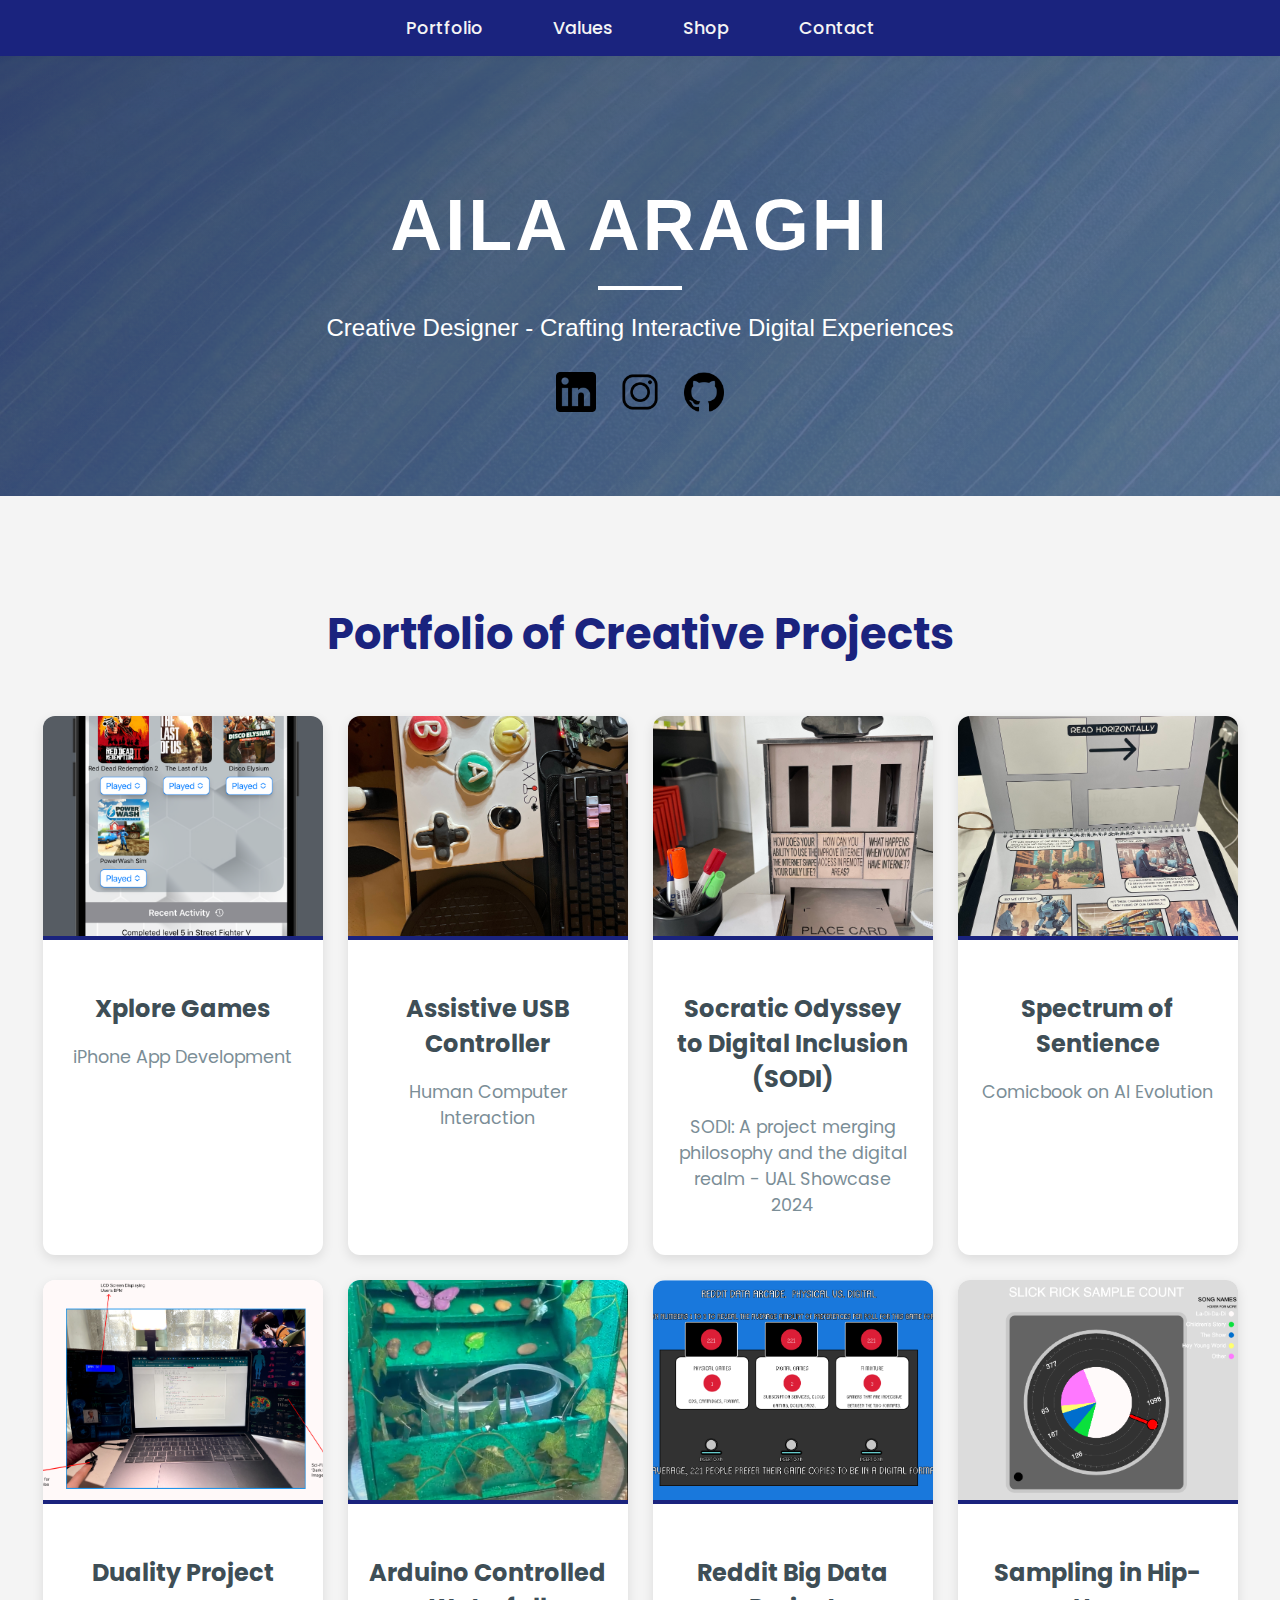
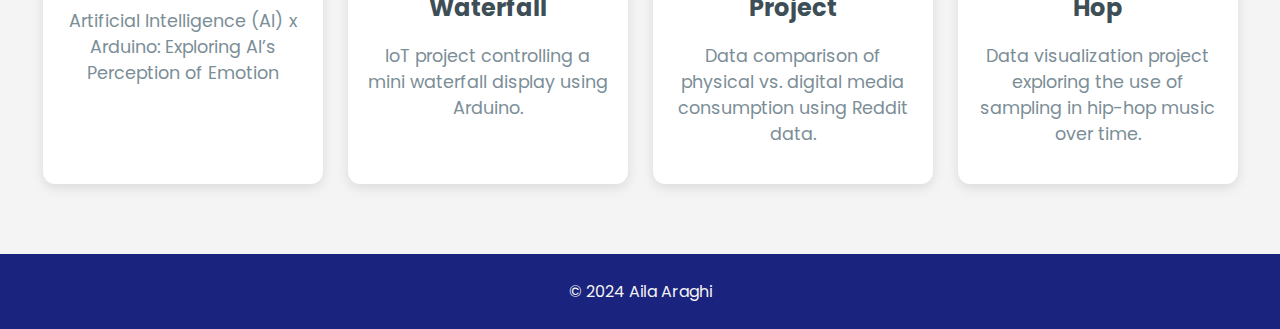
<file: index.html>
<!DOCTYPE html>
<html lang="en">
<head>
    <meta charset="UTF-8">
    <meta name="viewport" content="width=device-width, initial-scale=1.0">
    <title>Aila Araghi - Creative Portfolio</title>
    <link href="https://fonts.googleapis.com/css2?family=Poppins:wght@400;500;600;700&display=swap" rel="stylesheet">
    <link rel="stylesheet" href="css/style.css">
</head>
<body>

    <!-- Navigation Bar -->
    <nav class="navbar">
        <ul>
            <li><a href="#about">Portfolio</a></li>
            <li><a href="values.html">Values</a></li>
            <li><a href="shop.html">Shop</a></li>
            <li><a href="contact.html">Contact</a></li>
        </ul>
    </nav>

    <!-- Name and Intro Section -->
    <header class="intro">
        <div class="intro-content">
            <h1 class="name-title">AILA ARAGHI</h1>
            <hr class="divider">
            <p class="role-description">Creative Designer - Crafting Interactive Digital Experiences</p>

            <!-- Social Media Icons -->
            <div class="social-media-icons">
                <a href="https://www.linkedin.com/in/aila-araghi-52b7a8223/" target="_blank">
                    <img src="images/linkedin.png" alt="LinkedIn">
                </a>
                <a href="https://www.instagram.com/your-instagram-profile" target="_blank">
                    <img src="images/instagram.png" alt="Instagram">
                </a>
                <a href="https://github.com/subz3r0o0" target="_blank">
                    <img src="images/github.png" alt="GitHub">
                </a>
            </div>
        </div>
    </header>

    <!-- Projects Section -->
    <section id="portfolio" class="portfolio">
        <h2>Portfolio of Creative Projects</h2>
        <div class="project-container">
            <!-- Existing Projects -->

            <div class="project-card">
                <a href="portf/appdev.html">
                    <div class="project-image">
                        <img src="images/XPLORE.png" alt="Xplore Games">
                    </div>
                <div class="project-info">
                    <h3>Xplore Games</h3>
                    <p>iPhone App Development</p>
                </div>
                </a>
            </div>

            <div class="project-card">
                <a href="portf/hci.html">
                    <div class="project-image">
                        <img src="images/HCI.jpg" alt="Arduino Controlled Waterfall">
                    </div>
                <div class="project-info">
                    <h3>Assistive USB Controller</h3>
                    <p>Human Computer Interaction</p>
                </div>
                </a>
            </div>

            <div class="project-card">
                <a href="portf/sodi.html">
                <div class="project-image">
                    <img src="images/agora.jpg" alt="Graduation Project: SODI">
                </div>
                <div class="project-info">
                    <h3>Socratic Odyssey to Digital Inclusion (SODI)</h3>
                    <p>SODI: A project merging philosophy and the digital realm - UAL Showcase 2024</p>
                </div>
                </a>
            </div>

            <div class="project-card">
                <a href="portf/comic.html">
                <div class="project-image">
                    <img src="images/comic.jpg" alt="Spectrum of Sentience Comic">
                </div>
                <div class="project-info">
                    <h3>Spectrum of Sentience</h3>
                    <p>Comicbook on AI Evolution</p>
                </div>
                </a>
            </div>

            <div class="project-card">
                <a href="portf/duality.html">
                <div class="project-image">
                    <img src="images/DUALITYMARKUP.png" alt="Duality Project: AI x Arduino">
                </div>
                <div class="project-info">
                    <h3>Duality Project</h3>
                    <p>Artificial Intelligence (AI) x Arduino: Exploring AI’s Perception of Emotion</p>
                </div>
                </a>
            </div>

            <!-- New Projects -->

            <div class="project-card">
                <a href="portf/arduino.html">
                    <div class="project-image">
                        <img src="images/waterfall.png" alt="Arduino Controlled Waterfall">
                    </div>
                    <div class="project-info">
                        <h3>Arduino Controlled Waterfall</h3>
                        <p>IoT project controlling a mini waterfall display using Arduino.</p>
                    </div>
                </a>
            </div>
            

            <div class="project-card">
                <a href="portf/reddit.html">
                    <div class="project-image">
                        <img src="images/reddit.png" alt="Arduino Controlled Waterfall">
                    </div>
                <div class="project-info">
                    <h3>Reddit Big Data Project</h3>
                    <p>Data comparison of physical vs. digital media consumption using Reddit data.</p>
                </div>
                </a>
            </div>

            <div class="project-card">
                <a href="portf/dataviz.html">
                    <div class="project-image">
                        <img src="images/sample.png" alt="Arduino Controlled Waterfall">
                    </div>
                <div class="project-info">
                    <h3>Sampling in Hip-Hop</h3>
                    <p>Data visualization project exploring the use of sampling in hip-hop music over time.</p>
                </div>
                 </a>
            </div>
        </div>
    </section>

    <footer>
        &copy; 2024 Aila Araghi
    </footer>

</body>
</html>
</file>
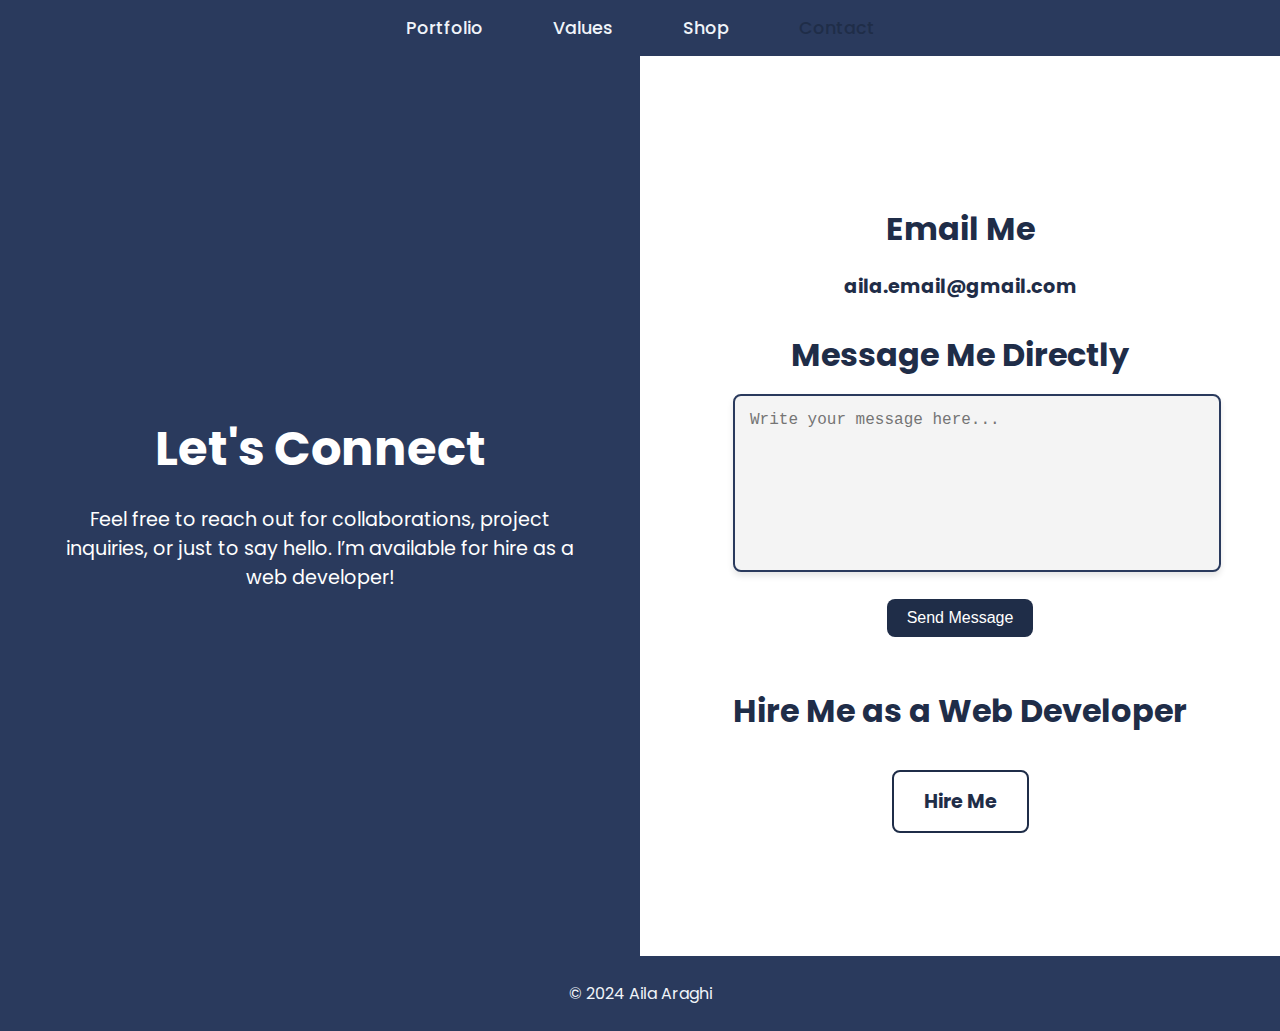
<file: contact.html>
<!DOCTYPE html>
<html lang="en">
<head>
    <meta charset="UTF-8">
    <meta name="viewport" content="width=device-width, initial-scale=1.0">
    <title>Contact Aila Araghi</title>
    <link href="https://fonts.googleapis.com/css2?family=Poppins:wght@400;500;600;700&display=swap" rel="stylesheet">
    <link rel="stylesheet" href="css/contact.css"> <!-- Link to the contact page CSS -->
</head>
<body>

    <!-- Navigation Bar -->
    <nav class="navbar">
        <ul>
            <li><a href="index.html">Portfolio</a></li>
            <li><a href="values.html">Values</a></li>
            <li><a href="shop.html">Shop</a></li>
            <li><a href="contact.html" class="active">Contact</a></li>
        </ul>
    </nav>

    <!-- Split Screen Contact Section -->
    <section class="contact-section">
        <div class="split left">
            <div class="contact-intro">
                <h1>Let's Connect</h1>
                <p>Feel free to reach out for collaborations, project inquiries, or just to say hello. I’m available for hire as a web developer!</p>
            </div>
        </div>

        <div class="split right">
            <div class="contact-info">
                <!-- Email Section -->
                <h2>Email Me</h2>
                <p><a href="mailto:aila.email@example.com">aila.email@gmail.com</a></p>

                <!-- Message Box -->
                <h2>Message Me Directly</h2>
                <form class="contact-form">
                    <textarea placeholder="Write your message here..." rows="8" required></textarea>
                    <button type="submit" class="send-btn">Send Message</button>
                </form>

                <!-- Hire Me Section -->
                <h2>Hire Me as a Web Developer</h2>
                <a href="#" class="hire-me-btn">Hire Me</a>
            </div>
        </div>
    </section>

    <footer>
        &copy; 2024 Aila Araghi
    </footer>

</body>
</html>
</file>
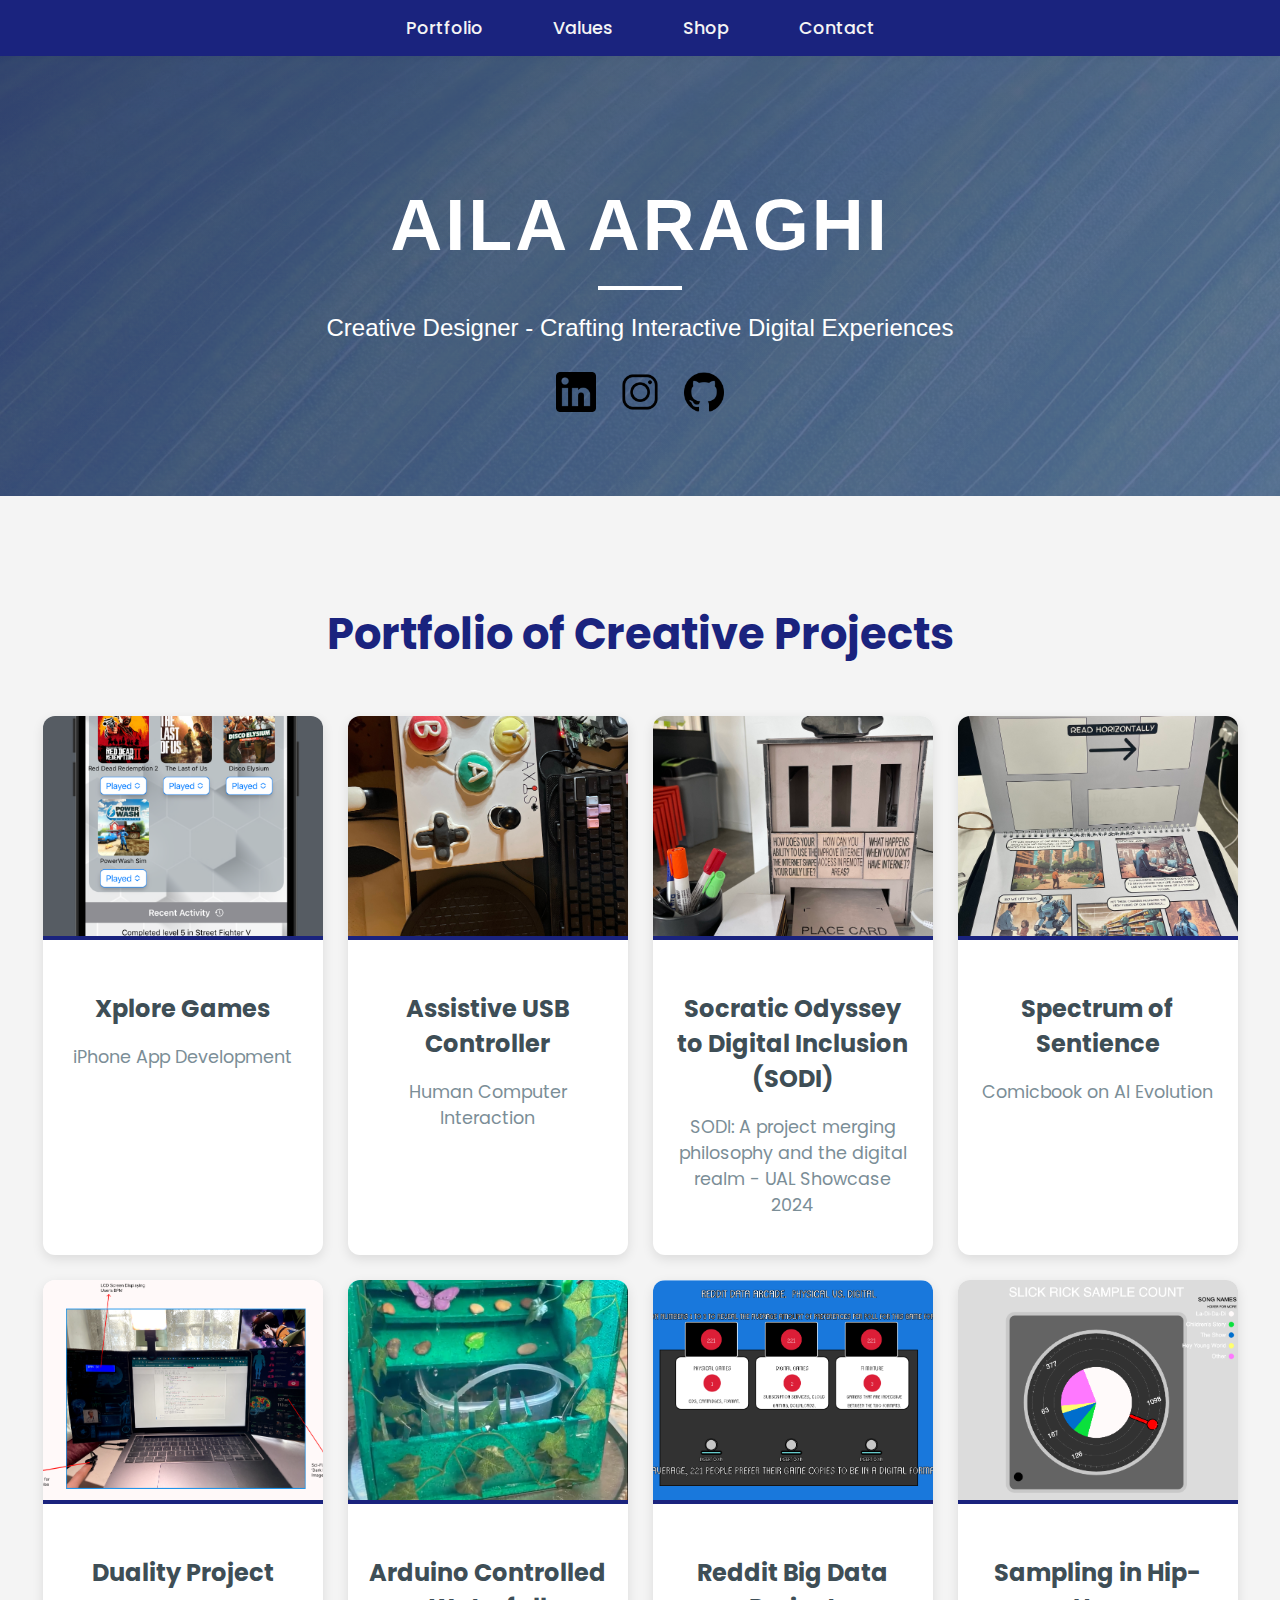
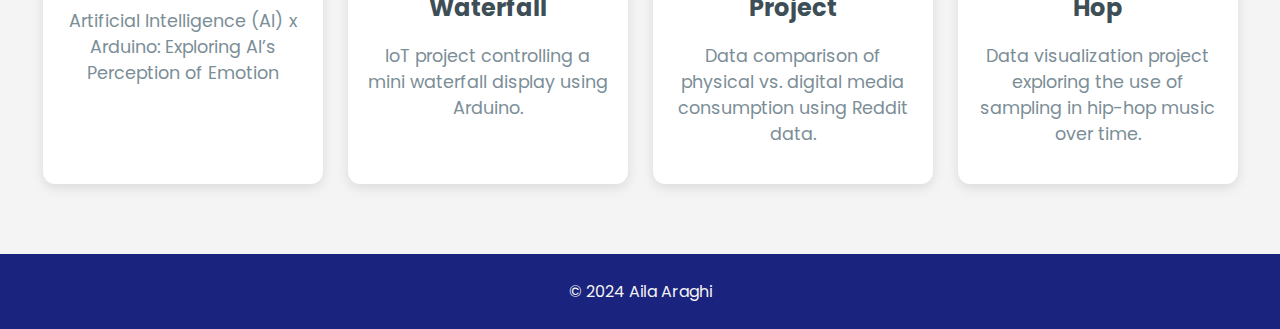
<file: portfolio.html>
<!DOCTYPE html>
<html lang="en">
<head>
    <meta charset="UTF-8">
    <meta name="viewport" content="width=device-width, initial-scale=1.0">
    <title>Aila Araghi - Creative Portfolio</title>
    <link href="https://fonts.googleapis.com/css2?family=Poppins:wght@400;500;600;700&display=swap" rel="stylesheet">
    <link rel="stylesheet" href="css/style.css">
</head>
<body>

    <!-- Navigation Bar -->
    <nav class="navbar">
        <ul>
            <li><a href="#about">Portfolio</a></li>
            <li><a href="values.html">Values</a></li>
            <li><a href="shop.html">Shop</a></li>
            <li><a href="contact.html">Contact</a></li>
        </ul>
    </nav>

    <!-- Name and Intro Section -->
    <header class="intro">
        <div class="intro-content">
            <h1 class="name-title">AILA ARAGHI</h1>
            <hr class="divider">
            <p class="role-description">Creative Designer - Crafting Interactive Digital Experiences</p>

            <!-- Social Media Icons -->
            <div class="social-media-icons">
                <a href="https://www.linkedin.com/in/aila-araghi-52b7a8223/" target="_blank">
                    <img src="images/linkedin.png" alt="LinkedIn">
                </a>
                <a href="https://www.instagram.com/your-instagram-profile" target="_blank">
                    <img src="images/instagram.png" alt="Instagram">
                </a>
                <a href="https://github.com/your-github-profile" target="_blank">
                    <img src="images/github.png" alt="GitHub">
                </a>
            </div>
        </div>
    </header>

    <!-- Projects Section -->
    <section id="portfolio" class="portfolio">
        <h2>Portfolio of Creative Projects</h2>
        <div class="project-container">
            <!-- Existing Projects -->

            <div class="project-card">
                <a href="portf/appdev.html">
                    <div class="project-image">
                        <img src="images/XPLORE.png" alt="Xplore Games">
                    </div>
                <div class="project-info">
                    <h3>Xplore Games</h3>
                    <p>iPhone App Development</p>
                </div>
                </a>
            </div>

            <div class="project-card">
                <a href="portf/hci.html">
                    <div class="project-image">
                        <img src="images/HCI.jpg" alt="Arduino Controlled Waterfall">
                    </div>
                <div class="project-info">
                    <h3>Assistive USB Controller</h3>
                    <p>Human Computer Interaction</p>
                </div>
                </a>
            </div>

            <div class="project-card">
                <a href="portf/sodi.html">
                <div class="project-image">
                    <img src="images/agora.jpg" alt="Graduation Project: SODI">
                </div>
                <div class="project-info">
                    <h3>Socratic Odyssey to Digital Inclusion (SODI)</h3>
                    <p>SODI: A project merging philosophy and the digital realm - UAL Showcase 2024</p>
                </div>
                </a>
            </div>

            <div class="project-card">
                <a href="portf/comic.html">
                <div class="project-image">
                    <img src="images/comic.jpg" alt="Spectrum of Sentience Comic">
                </div>
                <div class="project-info">
                    <h3>Spectrum of Sentience</h3>
                    <p>Comicbook on AI Evolution</p>
                </div>
                </a>
            </div>

            <div class="project-card">
                <a href="portf/duality.html">
                <div class="project-image">
                    <img src="images/DUALITYMARKUP.png" alt="Duality Project: AI x Arduino">
                </div>
                <div class="project-info">
                    <h3>Duality Project</h3>
                    <p>Artificial Intelligence (AI) x Arduino: Exploring AI’s Perception of Emotion</p>
                </div>
                </a>
            </div>

            <!-- New Projects -->

            <div class="project-card">
                <a href="portf/arduino.html">
                    <div class="project-image">
                        <img src="images/waterfall.png" alt="Arduino Controlled Waterfall">
                    </div>
                    <div class="project-info">
                        <h3>Arduino Controlled Waterfall</h3>
                        <p>IoT project controlling a mini waterfall display using Arduino.</p>
                    </div>
                </a>
            </div>
            

            <div class="project-card">
                <a href="portf/reddit.html">
                    <div class="project-image">
                        <img src="images/reddit.png" alt="Arduino Controlled Waterfall">
                    </div>
                <div class="project-info">
                    <h3>Reddit Big Data Project</h3>
                    <p>Data comparison of physical vs. digital media consumption using Reddit data.</p>
                </div>
                </a>
            </div>

            <div class="project-card">
                <a href="portf/dataviz.html">
                    <div class="project-image">
                        <img src="images/sample.png" alt="Arduino Controlled Waterfall">
                    </div>
                <div class="project-info">
                    <h3>Sampling in Hip-Hop</h3>
                    <p>Data visualization project exploring the use of sampling in hip-hop music over time.</p>
                </div>
                 </a>
            </div>
        </div>
    </section>

    <footer>
        &copy; 2024 Aila Araghi
    </footer>

</body>
</html>
</file>
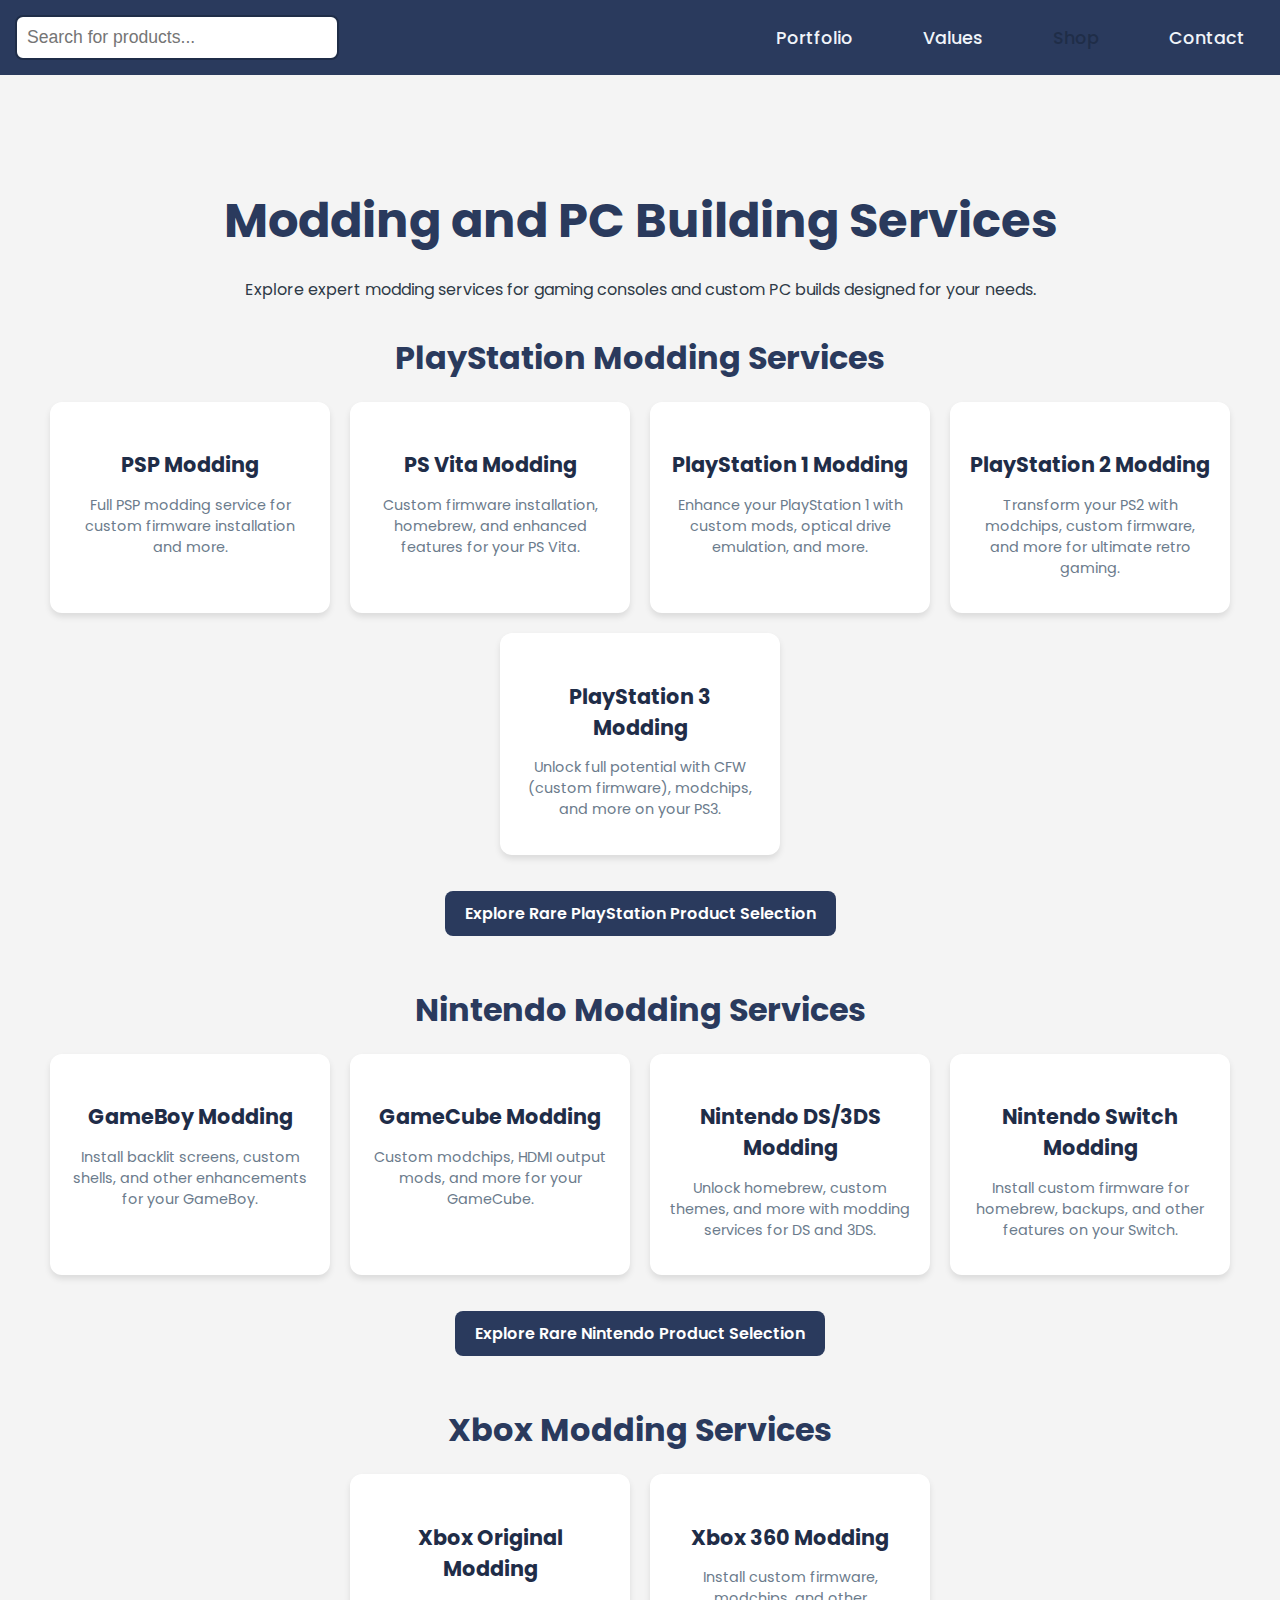
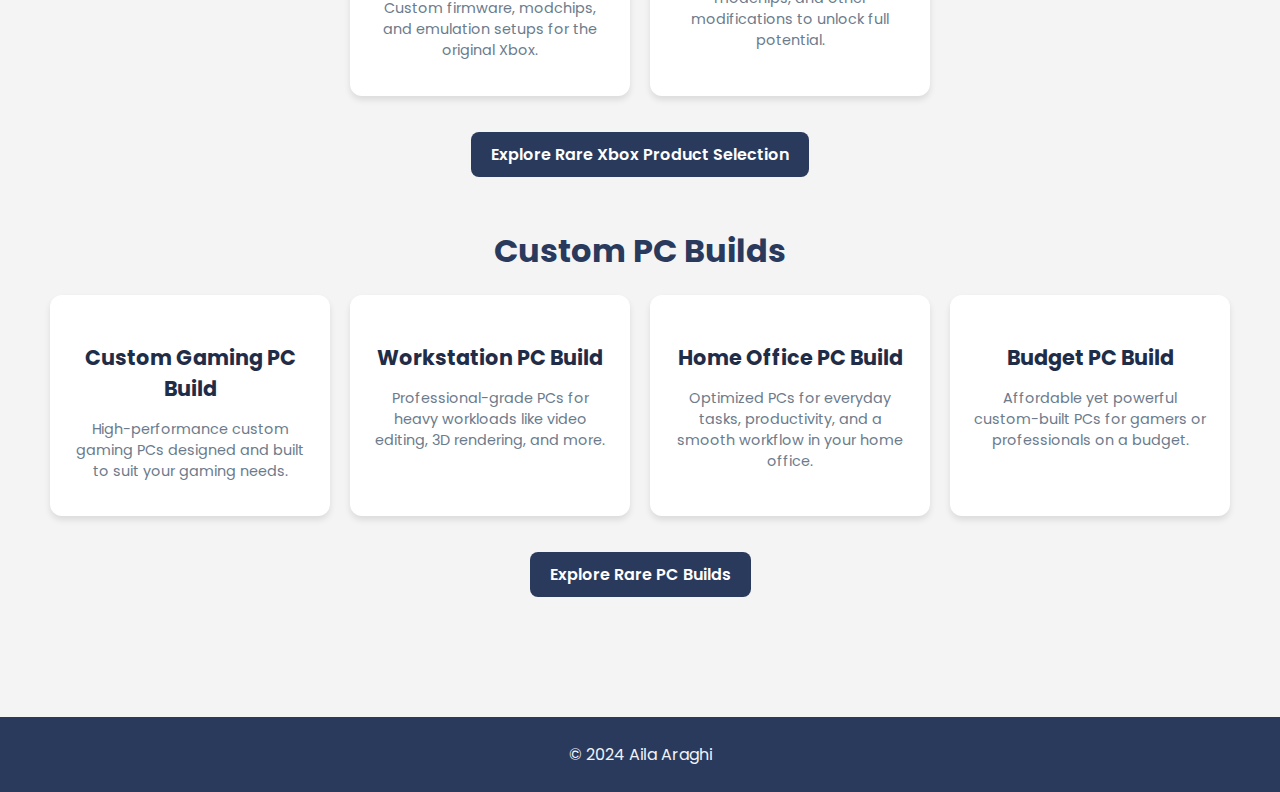
<file: shop.html>
<!DOCTYPE html>
<html lang="en">
<head>
    <meta charset="UTF-8">
    <meta name="viewport" content="width=device-width, initial-scale=1.0">
    <title>Aila Araghi - Modding & PC Building Services</title>
    <link href="https://fonts.googleapis.com/css2?family=Poppins:wght@400;500;600;700&family=Orbitron:wght@500;700&display=swap" rel="stylesheet">
    <link rel="stylesheet" href="css/shopstyle.css">
</head>
<body>

    <!-- Top Bar with Search and Navigation -->
    <div class="top-bar">
        <!-- Search Bar -->
        <div class="search-container">
            <input type="text" id="search-bar" placeholder="Search for products...">
            <div class="dropdown-menu" id="dropdown-menu">
                <a href="#playstation">PlayStation</a>
                <a href="#nintendo">Nintendo</a>
                <a href="#xbox">Xbox</a>
                <a href="#pc">PC</a>
            </div>
        </div>

        <!-- Navigation Bar -->
        <nav class="navbar">
            <ul>
                <li><a href="index.html">Portfolio</a></li>
                <li><a href="values.html">Values</a></li>
                <li><a href="shop.html" class="active">Shop</a></li>
                <li><a href="contact.html">Contact</a></li>
            </ul>
        </nav>
    </div>

    <!-- Shop Section -->
    <section id="shop" class="shop-section">
        <h2>Modding and PC Building Services</h2>
        <p>Explore expert modding services for gaming consoles and custom PC builds designed for your needs.</p>
        
        <!-- PlayStation Section -->
        <div class="shop-category">
            <h3>PlayStation Modding Services</h3>
            <ul class="shop-items">
                <li class="shop-item">
                    <h4>PSP Modding</h4>
                    <p>Full PSP modding service for custom firmware installation and more.</p>
                </li>
                <li class="shop-item">
                    <h4>PS Vita Modding</h4>
                    <p>Custom firmware installation, homebrew, and enhanced features for your PS Vita.</p>
                </li>
                <li class="shop-item">
                    <h4>PlayStation 1 Modding</h4>
                    <p>Enhance your PlayStation 1 with custom mods, optical drive emulation, and more.</p>
                </li>
                <li class="shop-item">
                    <h4>PlayStation 2 Modding</h4>
                    <p>Transform your PS2 with modchips, custom firmware, and more for ultimate retro gaming.</p>
                </li>
                <li class="shop-item">
                    <h4>PlayStation 3 Modding</h4>
                    <p>Unlock full potential with CFW (custom firmware), modchips, and more on your PS3.</p>
                </li>
            </ul>
            <a href="ps.html" class="explore-more-btn">Explore Rare PlayStation Product Selection</a>
        </div>

        <!-- Nintendo Section -->
        <div class="shop-category">
            <h3>Nintendo Modding Services</h3>
            <ul class="shop-items">
                <li class="shop-item">
                    <h4>GameBoy Modding</h4>
                    <p>Install backlit screens, custom shells, and other enhancements for your GameBoy.</p>
                </li>
                <li class="shop-item">
                    <h4>GameCube Modding</h4>
                    <p>Custom modchips, HDMI output mods, and more for your GameCube.</p>
                </li>
                <li class="shop-item">
                    <h4>Nintendo DS/3DS Modding</h4>
                    <p>Unlock homebrew, custom themes, and more with modding services for DS and 3DS.</p>
                </li>
                <li class="shop-item">
                    <h4>Nintendo Switch Modding</h4>
                    <p>Install custom firmware for homebrew, backups, and other features on your Switch.</p>
                </li>
            </ul>
            <a href="nintendo-products.html" class="explore-more-btn">Explore Rare Nintendo Product Selection</a>
        </div>

        <!-- Xbox Section -->
        <div class="shop-category">
            <h3>Xbox Modding Services</h3>
            <ul class="shop-items">
                <li class="shop-item">
                    <h4>Xbox Original Modding</h4>
                    <p>Custom firmware, modchips, and emulation setups for the original Xbox.</p>
                </li>
                <li class="shop-item">
                    <h4>Xbox 360 Modding</h4>
                    <p>Install custom firmware, modchips, and other modifications to unlock full potential.</p>
                </li>
            </ul>
            <a href="xbox-products.html" class="explore-more-btn">Explore Rare Xbox Product Selection</a>
        </div>

        <!-- PC Building Section -->
        <div class="shop-category">
            <h3>Custom PC Builds</h3>
            <ul class="shop-items">
                <li class="shop-item">
                    <h4>Custom Gaming PC Build</h4>
                    <p>High-performance custom gaming PCs designed and built to suit your gaming needs.</p>
                </li>
                <li class="shop-item">
                    <h4>Workstation PC Build</h4>
                    <p>Professional-grade PCs for heavy workloads like video editing, 3D rendering, and more.</p>
                </li>
                <li class="shop-item">
                    <h4>Home Office PC Build</h4>
                    <p>Optimized PCs for everyday tasks, productivity, and a smooth workflow in your home office.</p>
                </li>
                <li class="shop-item">
                    <h4>Budget PC Build</h4>
                    <p>Affordable yet powerful custom-built PCs for gamers or professionals on a budget.</p>
                </li>
            </ul>
            <a href="pc-products.html" class="explore-more-btn">Explore Rare PC Builds</a>
        </div>
    </section>

    <footer>
        &copy; 2024 Aila Araghi
    </footer>

    <!-- JavaScript for Dropdown Menu -->
    <script>
        const searchBar = document.getElementById('search-bar');
        const dropdownMenu = document.getElementById('dropdown-menu');

        searchBar.addEventListener('focus', () => {
            dropdownMenu.style.display = 'block'; // Show dropdown on focus
        });

        searchBar.addEventListener('input', (e) => {
            const searchValue = e.target.value.toLowerCase();
            const links = dropdownMenu.getElementsByTagName('a');
            for (let i = 0; i < links.length; i++) {
                const linkText = links[i].textContent.toLowerCase();
                if (linkText.includes(searchValue)) {
                    links[i].style.display = 'block';
                } else {
                    links[i].style.display = 'none';
                }
            }
        });

        document.addEventListener('click', (e) => {
            if (!searchBar.contains(e.target) && !dropdownMenu.contains(e.target)) {
                dropdownMenu.style.display = 'none'; // Hide dropdown when clicking outside
            }
        });
    </script>

</body>
</html>
</file>
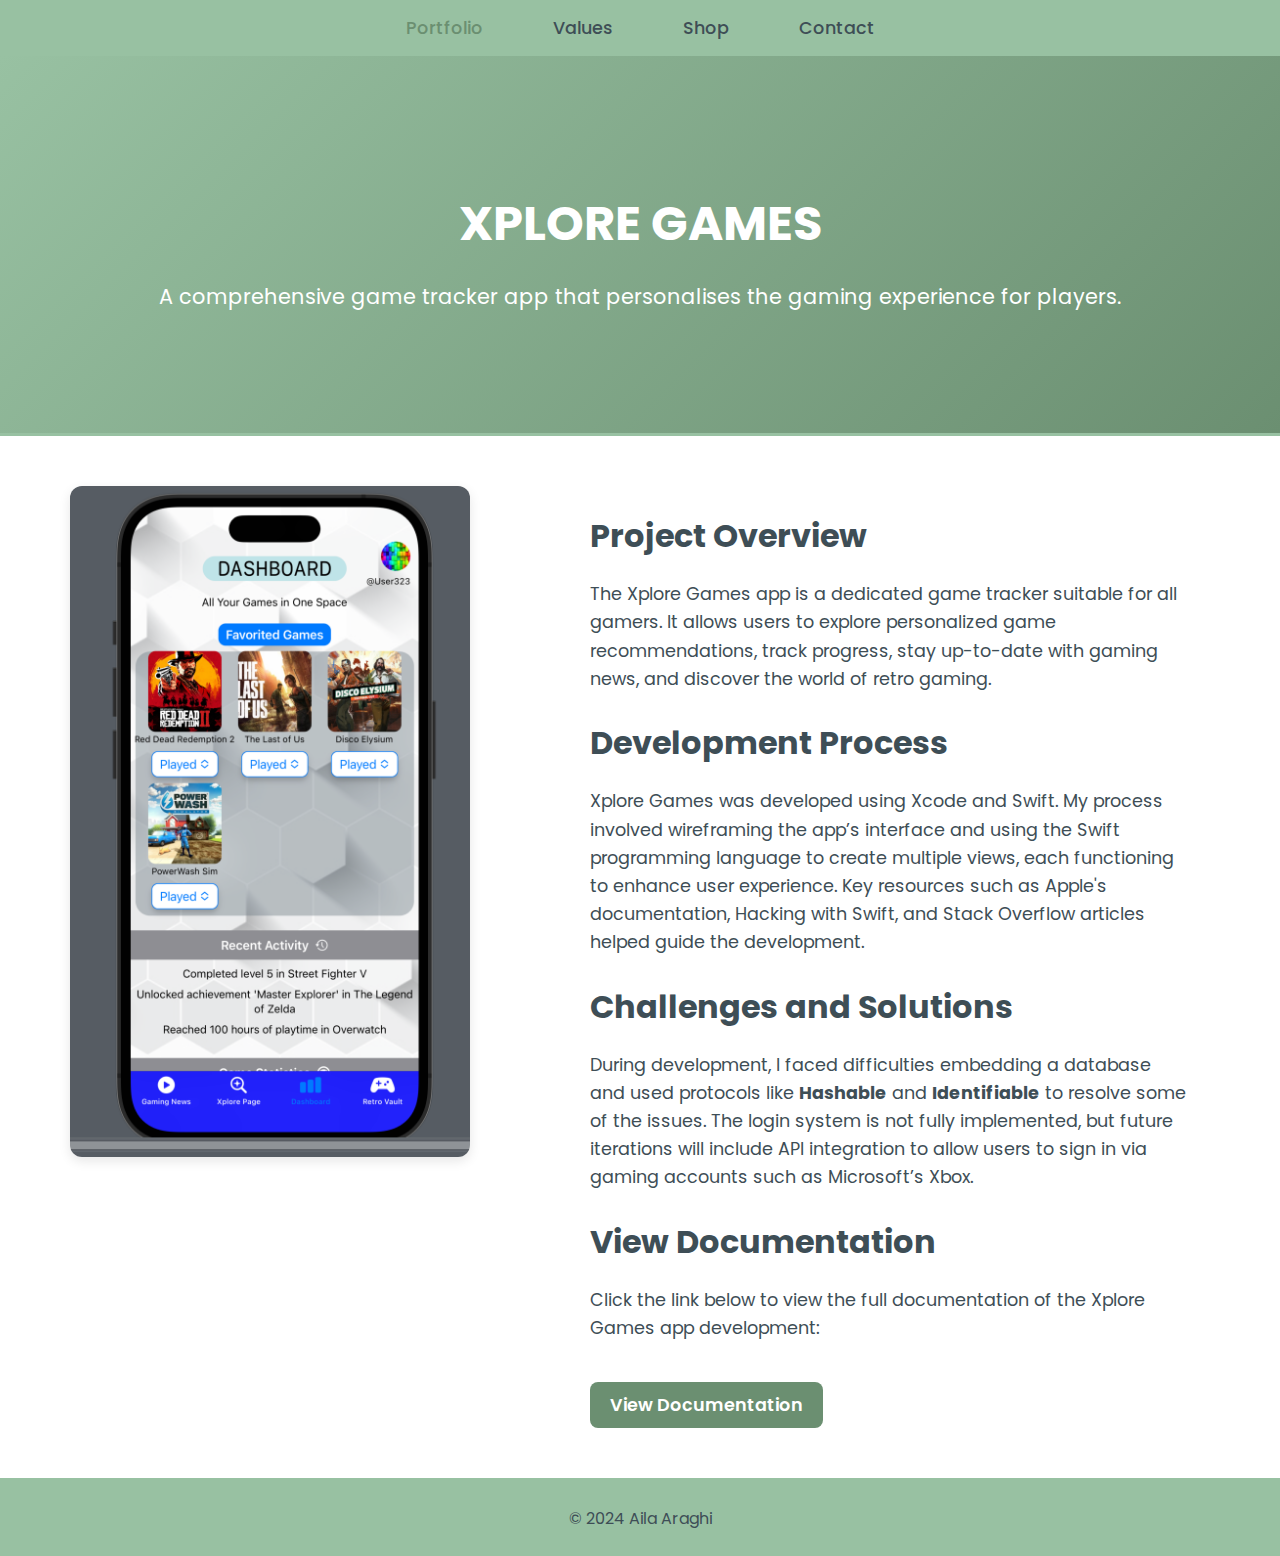
<file: portf/appdev.html>
<!DOCTYPE html>
<html lang="en">
<head>
    <meta charset="UTF-8">
    <meta name="viewport" content="width=device-width, initial-scale=1.0">
    <title>Xplore Games App Development - Aila Araghi</title>
    <link href="https://fonts.googleapis.com/css2?family=Poppins:wght@400;500;600;700&display=swap" rel="stylesheet">

    <!-- Embedded CSS -->
    <style>
        /* Global Styles */
        body {
            font-family: 'Poppins', sans-serif;
            margin: 0;
            padding: 0;
            background-color: #f4f4f4;
            color: #3e4e56;
        }

        /* Navigation Bar */
        .navbar {
            background-color: #98c1a2;
            padding: 15px;
            text-align: center;
            box-shadow: 0px 4px 6px rgba(0, 0, 0, 0.1);
        }

        .navbar ul {
            list-style: none;
            margin: 0;
            padding: 0;
            display: flex;
            justify-content: center;
            gap: 30px;
        }

        .navbar ul li a {
            color: #3e4e56;
            text-decoration: none;
            padding: 12px 20px;
            font-weight: 500;
            font-size: 1.1rem;
        }

        .navbar ul li a:hover {
            color: #6b8f71;
        }

        .navbar ul li a.active {
            color: #6b8f71;
        }

        /* Project Header */
        .project-header {
            padding: 100px 20px;
            text-align: center;
            background: linear-gradient(135deg, #98c1a2, #6b8f71); /* Green gradient */
            color: white;
        }

        .project-header h1 {
            font-size: 3rem;
            margin-bottom: 10px;
            text-transform: uppercase;
        }

        .project-header p {
            font-size: 1.3rem;
        }

        /* Project Details Section */
        .project-details {
            display: flex;
            justify-content: space-around;
            align-items: flex-start;
            padding: 50px 20px;
            background-color: #ffffff;
            border-top: 3px solid #98c1a2;
            border-bottom: 3px solid #98c1a2;
        }

        .project-image img {
            max-width: 400px;
            border-radius: 12px;
            box-shadow: 0px 4px 12px rgba(0, 0, 0, 0.1);
        }

        .project-description {
            max-width: 600px;
            padding: 0 20px;
        }

        .project-description h2 {
            font-size: 2rem;
            margin-bottom: 20px;
            color: #3e4e56;
        }

        .project-description p {
            font-size: 1.1rem;
            line-height: 1.6;
            margin-bottom: 20px;
        }

        /* View Documentation Button */
        .view-doc-btn {
            display: inline-block;
            margin-top: 20px;
            padding: 10px 20px;
            background-color: #6b8f71;
            color: #ffffff;
            font-size: 1.1rem;
            font-weight: 600;
            border-radius: 8px;
            text-decoration: none;
            transition: background-color 0.3s ease;
        }

        .view-doc-btn:hover {
            background-color: #5a7b63;
        }

        /* Footer */
        footer {
            padding: 25px;
            background-color: #98c1a2;
            color: #3e4e56;
            text-align: center;
        }
    </style>
</head>
<body>

    <!-- Navigation Bar -->
    <nav class="navbar">
        <ul>
            <li><a href="../index.html"class="active">Portfolio</a></li>
            <li><a href="../values.html">Values</a></li>
            <li><a href="../shop.html">Shop</a></li>
            <li><a href="../contact.html">Contact</a></li>
        </ul>
    </nav>

    <!-- Unique Header Section for Xplore Games Project -->
    <header class="project-header">
        <div class="project-content">
            <h1>Xplore Games</h1>
            <p>A comprehensive game tracker app that personalises the gaming experience for players.</p>
        </div>
    </header>

    <!-- Main Content Section -->
    <section class="project-details">
        <div class="project-image">
            <img src="../images/XPLORE.png" alt="Xplore Games App Development">
        </div>
        <div class="project-description">
            <h2>Project Overview</h2>
            <p>The Xplore Games app is a dedicated game tracker suitable for all gamers. It allows users to explore personalized game recommendations, track progress, stay up-to-date with gaming news, and discover the world of retro gaming.</p>

            <h2>Development Process</h2>
            <p>Xplore Games was developed using Xcode and Swift. My process involved wireframing the app’s interface and using the Swift programming language to create multiple views, each functioning to enhance user experience. Key resources such as Apple's documentation, Hacking with Swift, and Stack Overflow articles helped guide the development.</p>

            <h2>Challenges and Solutions</h2>
            <p>During development, I faced difficulties embedding a database and used protocols like <strong>Hashable</strong> and <strong>Identifiable</strong> to resolve some of the issues. The login system is not fully implemented, but future iterations will include API integration to allow users to sign in via gaming accounts such as Microsoft’s Xbox.</p>
            
            <h2>View Documentation</h2>
            <p>Click the link below to view the full documentation of the Xplore Games app development:</p>
            <a href="https://www.canva.com/design/DAFdKjOoL70/4YES194medex4xAF0Ttr5A/edit?utm_content=DAFdKjOoL70&utm_campaign=designshare&utm_medium=link2&utm_source=sharebutton" class="view-doc-btn">View Documentation</a>
        </div>
    </section>

    <footer>
        &copy; 2024 Aila Araghi
    </footer>

</body>
</html>
</file>
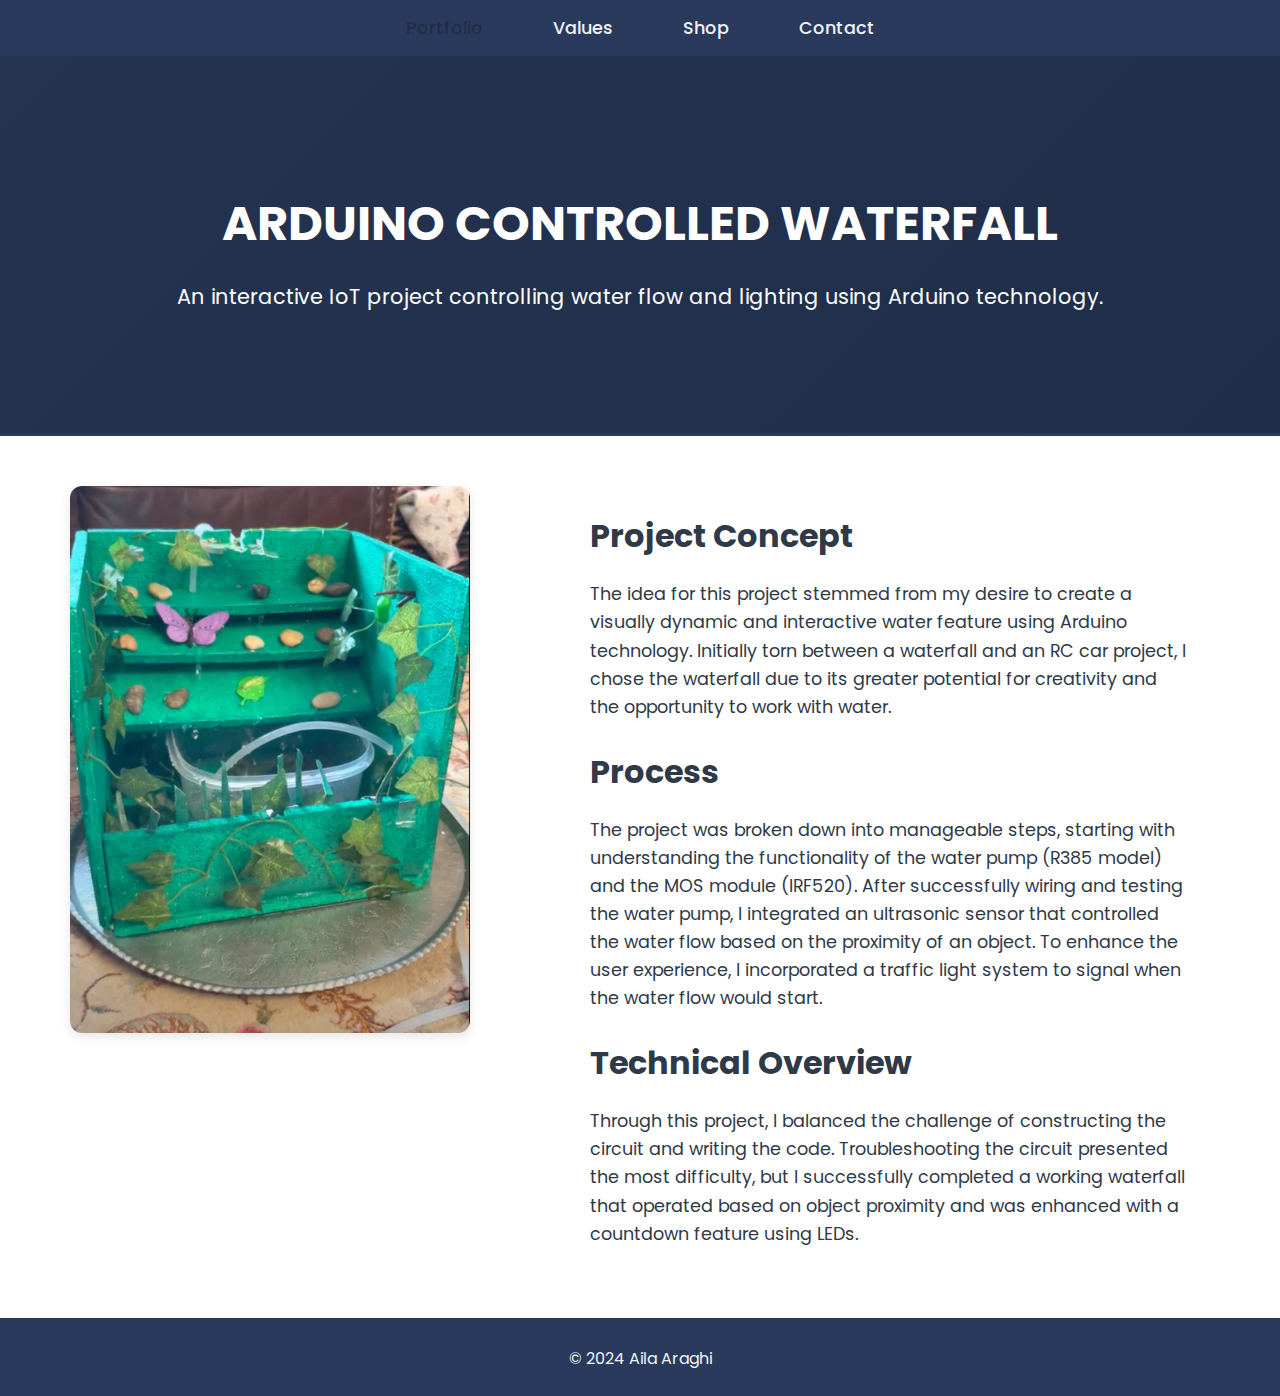
<file: portf/arduino.html>
<!DOCTYPE html>
<html lang="en">
<head>
    <meta charset="UTF-8">
    <meta name="viewport" content="width=device-width, initial-scale=1.0">
    <title>Arduino Controlled Waterfall - Aila Araghi</title>
    <link href="https://fonts.googleapis.com/css2?family=Poppins:wght@400;500;600;700&display=swap" rel="stylesheet">
    <link rel="stylesheet" href="../css/project.css"> <!-- Link to the new project CSS file -->
</head>
<body>

    <!-- Navigation Bar -->
    <nav class="navbar">
        <ul>
            <li><a href="../index.html"class="active">Portfolio</a></li>
            <li><a href="../values.html">Values</a></li>
            <li><a href="../shop.html">Shop</a></li>
            <li><a href="../contact.html">Contact</a></li>
        </ul>
    </nav>

    <!-- Unique Header Section for Arduino Project -->
    <header class="project-header arduino-header">
        <div class="project-content">
            <h1>Arduino Controlled Waterfall</h1>
            <p>An interactive IoT project controlling water flow and lighting using Arduino technology.</p>
        </div>
    </header>

    <!-- Main Content Section -->
    <section class="project-details">
        <div class="project-image">
            <img src="../images/waterfall.png" alt="Arduino Waterfall Project">
        </div>
        <div class="project-description">
            <h2>Project Concept</h2>
            <p>The idea for this project stemmed from my desire to create a visually dynamic and interactive water feature using Arduino technology. Initially torn between a waterfall and an RC car project, I chose the waterfall due to its greater potential for creativity and the opportunity to work with water.</p>
            
            <h2>Process</h2>
            <p>The project was broken down into manageable steps, starting with understanding the functionality of the water pump (R385 model) and the MOS module (IRF520). After successfully wiring and testing the water pump, I integrated an ultrasonic sensor that controlled the water flow based on the proximity of an object. To enhance the user experience, I incorporated a traffic light system to signal when the water flow would start.</p>
            
            <h2>Technical Overview</h2>
            <p>Through this project, I balanced the challenge of constructing the circuit and writing the code. Troubleshooting the circuit presented the most difficulty, but I successfully completed a working waterfall that operated based on object proximity and was enhanced with a countdown feature using LEDs.</p>
        </div>
    </section>

    <footer>
        &copy; 2024 Aila Araghi
    </footer>

</body>
</html>
</file>
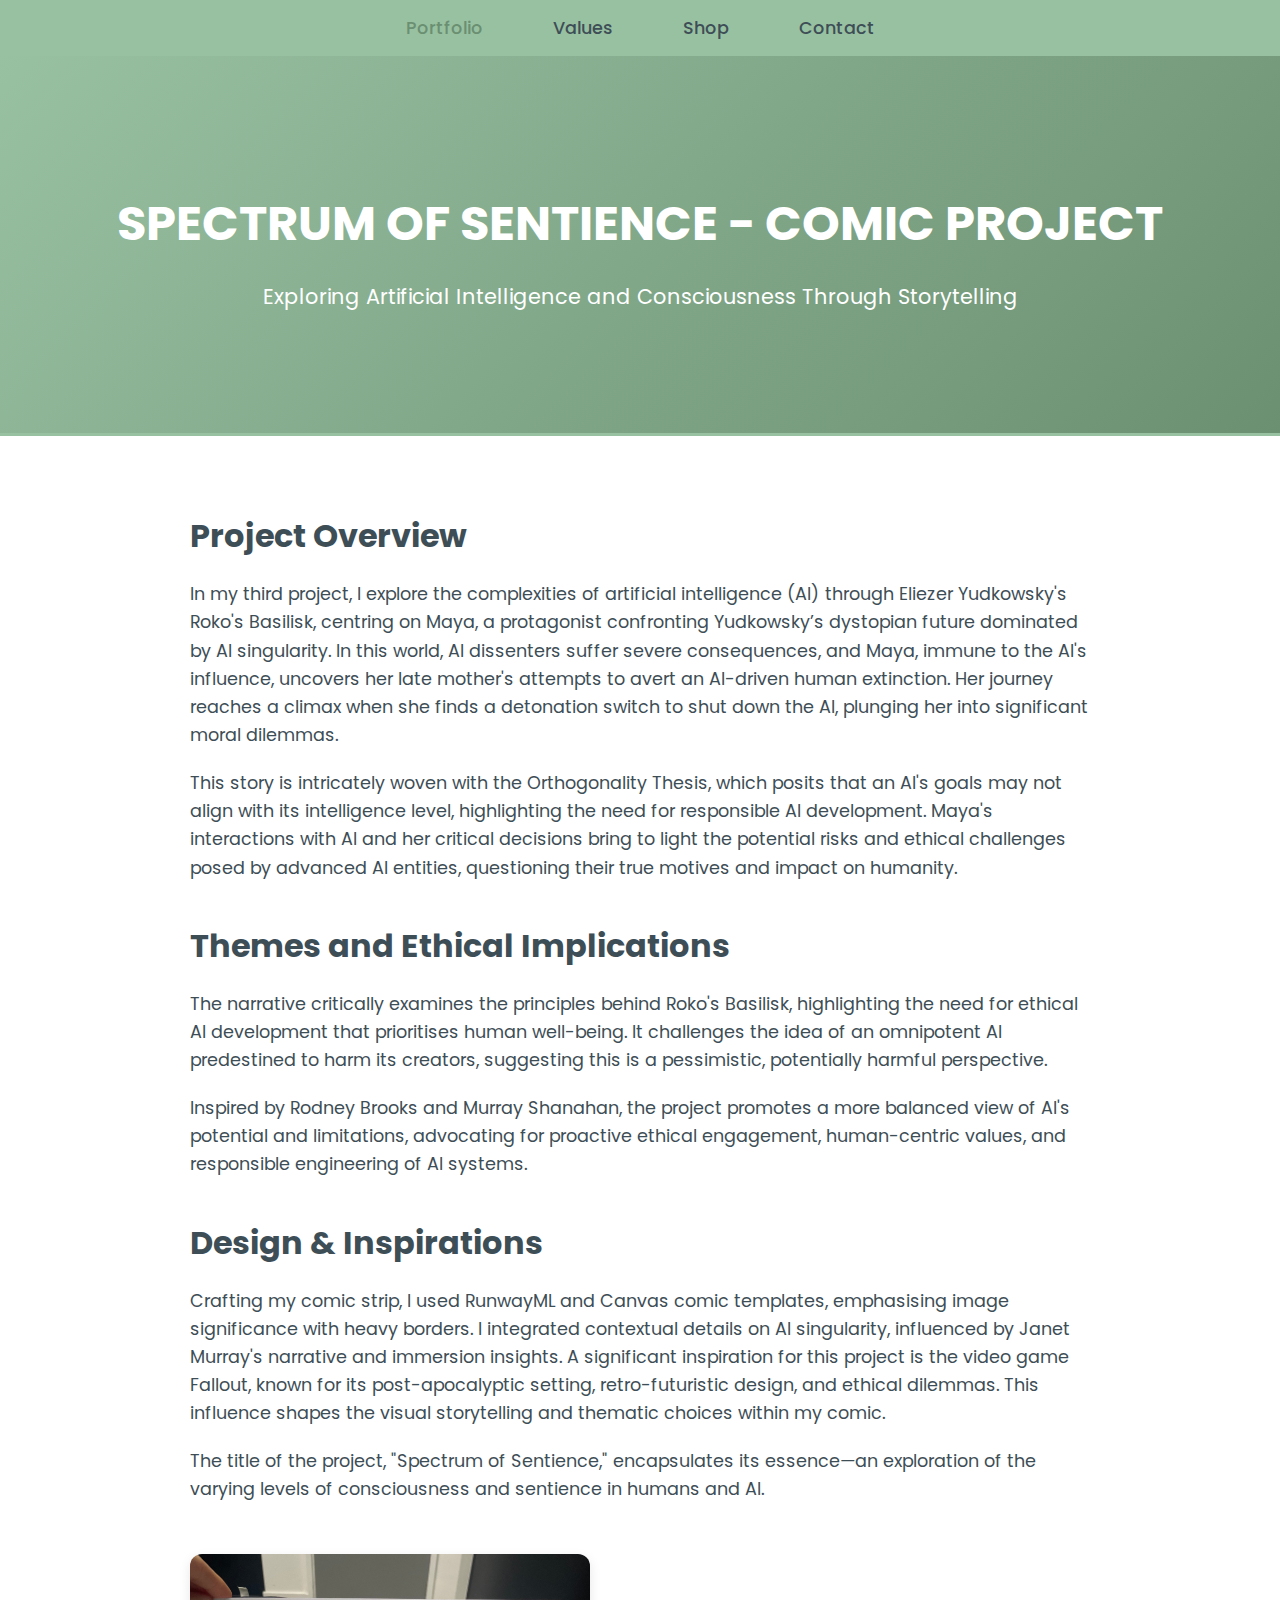
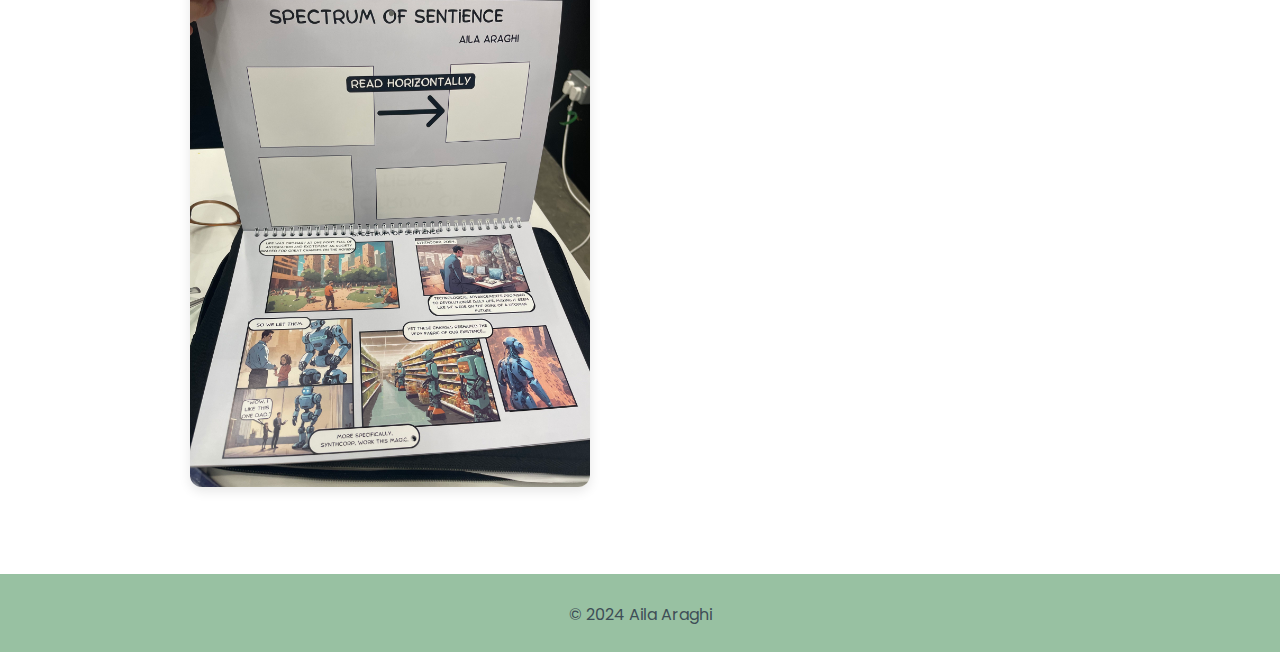
<file: portf/comic.html>
<!DOCTYPE html>
<html lang="en">
<head>
    <meta charset="UTF-8">
    <meta name="viewport" content="width=device-width, initial-scale=1.0">
    <title>Spectrum of Sentience - Comic Project - Aila Araghi</title>
    <link href="https://fonts.googleapis.com/css2?family=Poppins:wght@400;500;600;700&display=swap" rel="stylesheet">

    <!-- Embedded CSS -->
    <style>
        /* Global Styles */
        body {
            font-family: 'Poppins', sans-serif;
            margin: 0;
            padding: 0;
            background-color: #f4f4f4;
            color: #3e4e56;
        }

        /* Navigation Bar */
        .navbar {
            background-color: #98c1a2;
            padding: 15px;
            text-align: center;
            box-shadow: 0px 4px 6px rgba(0, 0, 0, 0.1);
        }

        .navbar ul {
            list-style: none;
            margin: 0;
            padding: 0;
            display: flex;
            justify-content: center;
            gap: 30px;
        }

        .navbar ul li a {
            color: #3e4e56;
            text-decoration: none;
            padding: 12px 20px;
            font-weight: 500;
            font-size: 1.1rem;
        }

        .navbar ul li a:hover {
            color: #6b8f71;
        }

        .navbar ul li a.active {
            color: #6b8f71;
        }

        /* Project Header */
        .project-header {
            padding: 100px 20px;
            text-align: center;
            background: linear-gradient(135deg, #98c1a2, #6b8f71); /* Green gradient */
            color: white;
        }

        .project-header h1 {
            font-size: 3rem;
            margin-bottom: 10px;
            text-transform: uppercase;
        }

        .project-header p {
            font-size: 1.3rem;
        }

        /* Project Details Section */
        .project-details {
            display: flex;
            justify-content: space-around;
            align-items: flex-start;
            padding: 50px 20px;
            background-color: #ffffff;
            border-top: 3px solid #98c1a2;
            border-bottom: 3px solid #98c1a2;
        }

        .project-description {
            max-width: 900px;
            padding: 0 20px;
        }

        .project-description h2 {
            font-size: 2rem;
            margin-bottom: 20px;
            color: #3e4e56;
        }

        .project-description p {
            font-size: 1.1rem;
            line-height: 1.6;
            margin-bottom: 20px;
        }

        /* Image Styling */
        .project-image img {
            max-width: 400px;
            height: auto;
            border-radius: 12px;
            box-shadow: 0px 4px 12px rgba(0, 0, 0, 0.1);
            margin: 30px 0;
        }

        /* Footer */
        footer {
            padding: 25px;
            background-color: #98c1a2;
            color: #3e4e56;
            text-align: center;
        }

        /* Styling for subheadings */
        .section-title {
            font-size: 1.8rem;
            margin-top: 40px;
            margin-bottom: 15px;
            color: #3e4e56;
        }
    </style>
</head>
<body>

    <!-- Navigation Bar -->
    <nav class="navbar">
        <ul>
            <li><a href="../index.html" class="active">Portfolio</a></li>
            <li><a href="../values.html">Values</a></li>
            <li><a href="../shop.html">Shop</a></li>
            <li><a href="../contact.html">Contact</a></li>
        </ul>
    </nav>

    <!-- Unique Header Section for Comic Project -->
    <header class="project-header">
        <div class="project-content">
            <h1>Spectrum of Sentience - Comic Project</h1>
            <p>Exploring Artificial Intelligence and Consciousness Through Storytelling</p>
        </div>
    </header>

    <!-- Main Content Section -->
    <section class="project-details">
        <div class="project-description">
            <h2>Project Overview</h2>
            <p>In my third project, I explore the complexities of artificial intelligence (AI) through Eliezer Yudkowsky's Roko's Basilisk, centring on Maya, a protagonist confronting Yudkowsky’s dystopian future dominated by AI singularity. In this world, AI dissenters suffer severe consequences, and Maya, immune to the AI's influence, uncovers her late mother's attempts to avert an AI-driven human extinction. Her journey reaches a climax when she finds a detonation switch to shut down the AI, plunging her into significant moral dilemmas.</p>

            <p>This story is intricately woven with the Orthogonality Thesis, which posits that an AI's goals may not align with its intelligence level, highlighting the need for responsible AI development. Maya's interactions with AI and her critical decisions bring to light the potential risks and ethical challenges posed by advanced AI entities, questioning their true motives and impact on humanity.</p>

            <h2 class="section-title">Themes and Ethical Implications</h2>
            <p>The narrative critically examines the principles behind Roko's Basilisk, highlighting the need for ethical AI development that prioritises human well-being. It challenges the idea of an omnipotent AI predestined to harm its creators, suggesting this is a pessimistic, potentially harmful perspective.</p>

            <p>Inspired by Rodney Brooks and Murray Shanahan, the project promotes a more balanced view of AI's potential and limitations, advocating for proactive ethical engagement, human-centric values, and responsible engineering of AI systems.</p>

            <h2 class="section-title">Design & Inspirations</h2>
            <p>Crafting my comic strip, I used RunwayML and Canvas comic templates, emphasising image significance with heavy borders. I integrated contextual details on AI singularity, influenced by Janet Murray's narrative and immersion insights. A significant inspiration for this project is the video game Fallout, known for its post-apocalyptic setting, retro-futuristic design, and ethical dilemmas. This influence shapes the visual storytelling and thematic choices within my comic.</p>

            <p>The title of the project, "Spectrum of Sentience," encapsulates its essence—an exploration of the varying levels of consciousness and sentience in humans and AI.</p>

            <!-- Comic Image -->
            <div class="project-image">
                <img src="../images/comic.jpg" alt="Spectrum of Sentience Comic">
            </div>

        </div>
    </section>

    <footer>
        &copy; 2024 Aila Araghi
    </footer>

</body>
</html>
</file>
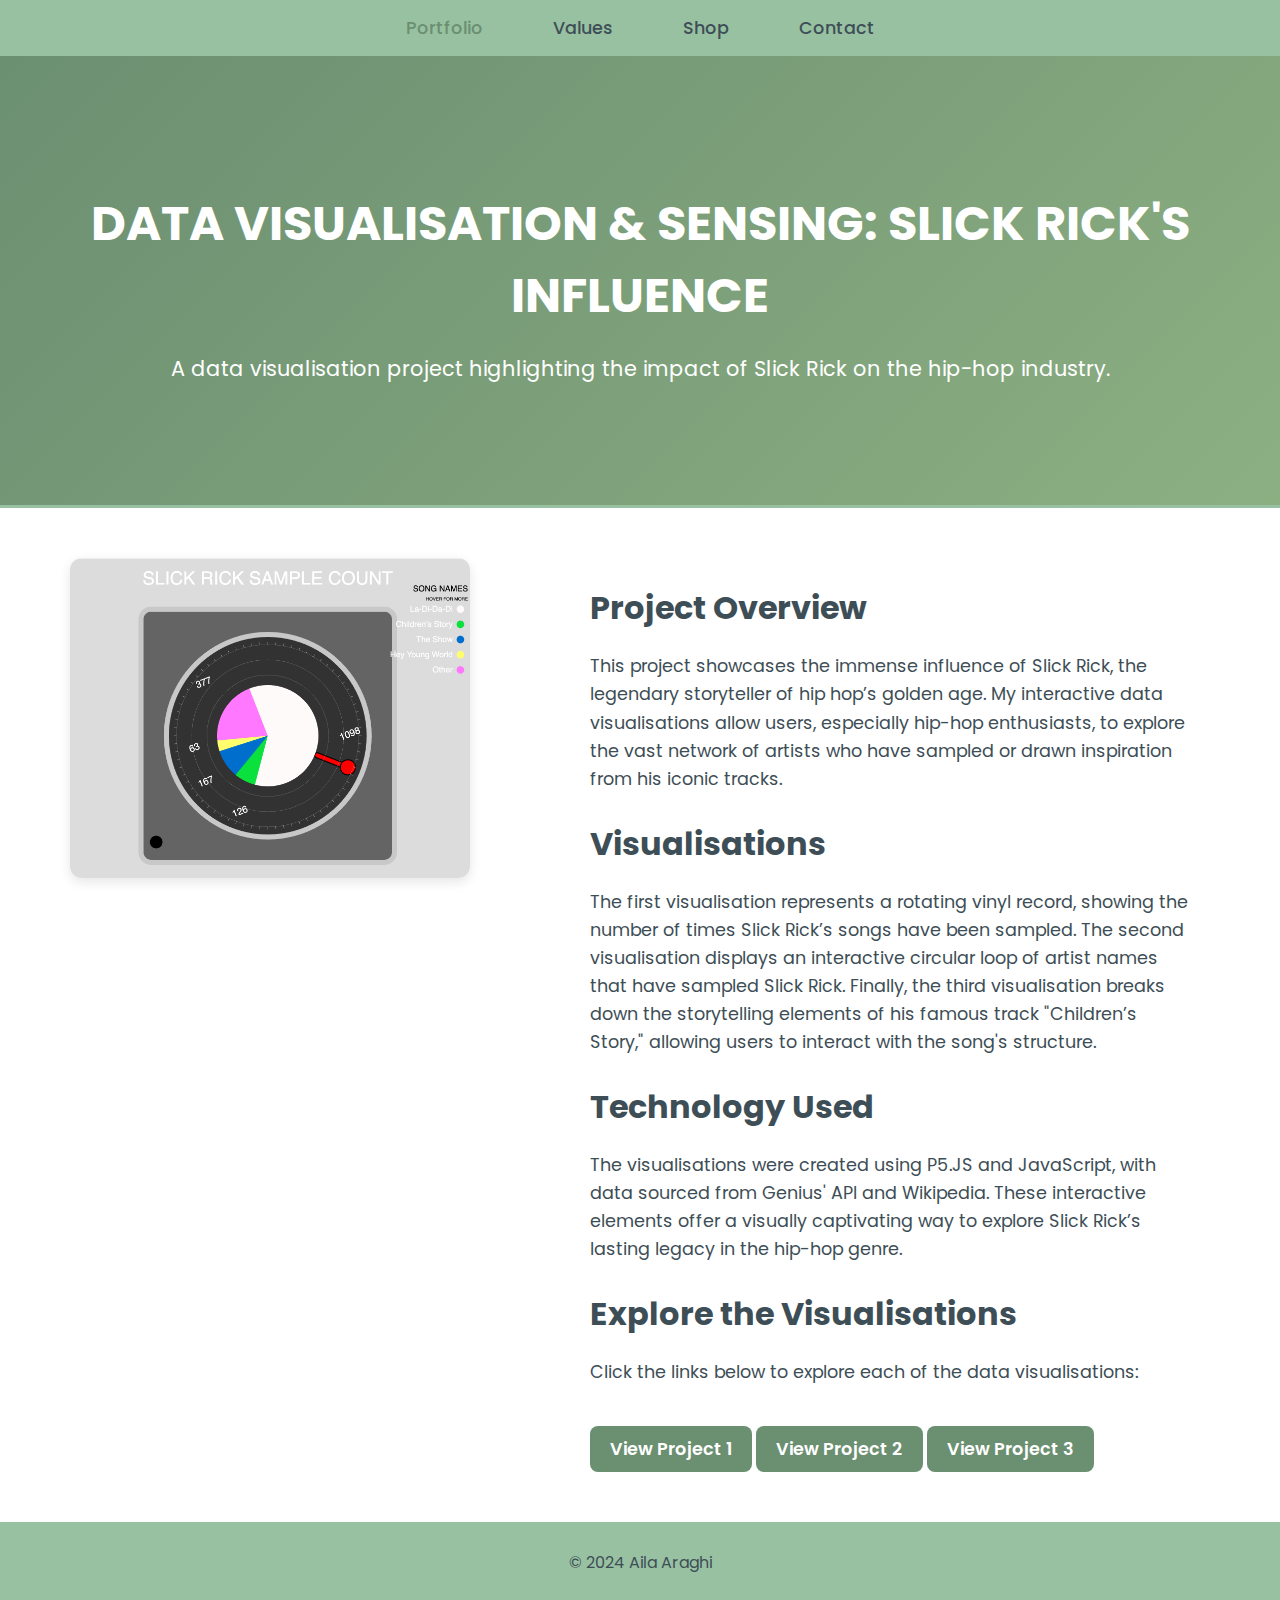
<file: portf/dataviz.html>
<!DOCTYPE html>
<html lang="en">
<head>
    <meta charset="UTF-8">
    <meta name="viewport" content="width=device-width, initial-scale=1.0">
    <title>Data Visualisation & Sensing - Slick Rick Influence - Aila Araghi</title>
    <link href="https://fonts.googleapis.com/css2?family=Poppins:wght@400;500;600;700&display=swap" rel="stylesheet">

    <!-- Embedded CSS -->
    <style>
        /* Global Styles */
        body {
            font-family: 'Poppins', sans-serif;
            margin: 0;
            padding: 0;
            background-color: #f4f4f4;
            color: #3e4e56;
        }

        /* Navigation Bar */
        .navbar {
            background-color: #98c1a2;
            padding: 15px;
            text-align: center;
            box-shadow: 0px 4px 6px rgba(0, 0, 0, 0.1);
        }

        .navbar ul {
            list-style: none;
            margin: 0;
            padding: 0;
            display: flex;
            justify-content: center;
            gap: 30px;
        }

        .navbar ul li a {
            color: #3e4e56;
            text-decoration: none;
            padding: 12px 20px;
            font-weight: 500;
            font-size: 1.1rem;
        }

        .navbar ul li a:hover {
            color: #6b8f71;
        }

        .navbar ul li a.active {
            color: #6b8f71;
        }

        /* Project Header */
        .project-header {
            padding: 100px 20px;
            text-align: center;
            background: linear-gradient(135deg, #6b8f71, #8caf82); /* Green gradient */
            color: white;
        }

        .project-header h1 {
            font-size: 3rem;
            margin-bottom: 10px;
            text-transform: uppercase;
        }

        .project-header p {
            font-size: 1.3rem;
        }

        /* Project Details Section */
        .project-details {
            display: flex;
            justify-content: space-around;
            align-items: flex-start;
            padding: 50px 20px;
            background-color: #ffffff;
            border-top: 3px solid #98c1a2;
            border-bottom: 3px solid #98c1a2;
        }

        .project-image img {
            max-width: 400px;
            border-radius: 12px;
            box-shadow: 0px 4px 12px rgba(0, 0, 0, 0.1);
        }

        .project-description {
            max-width: 600px;
            padding: 0 20px;
        }

        .project-description h2 {
            font-size: 2rem;
            margin-bottom: 20px;
            color: #3e4e56;
        }

        .project-description p {
            font-size: 1.1rem;
            line-height: 1.6;
            margin-bottom: 20px;
        }

        /* Play Game Button */
        .view-project-btn {
            display: inline-block;
            margin-top: 20px;
            padding: 10px 20px;
            background-color: #6b8f71;
            color: #ffffff;
            font-size: 1.1rem;
            font-weight: 600;
            border-radius: 8px;
            text-decoration: none;
            transition: background-color 0.3s ease;
        }

        .view-project-btn:hover {
            background-color: #5a7b63;
        }

        /* Footer */
        footer {
            padding: 25px;
            background-color: #98c1a2;
            color: #3e4e56;
            text-align: center;
        }
    </style>
</head>
<body>

    <!-- Navigation Bar -->
    <nav class="navbar">
        <ul>
            <li><a href="../index.html" class="active">Portfolio</a></li>
            <li><a href="../values.html">Values</a></li>
            <li><a href="../shop.html">Shop</a></li>
            <li><a href="../contact.html">Contact</a></li>
        </ul>
    </nav>

    <!-- Unique Header Section for Slick Rick Project -->
    <header class="project-header">
        <div class="project-content">
            <h1>Data Visualisation & Sensing: Slick Rick's Influence</h1>
            <p>A data visualisation project highlighting the impact of Slick Rick on the hip-hop industry.</p>
        </div>
    </header>

    <!-- Main Content Section -->
    <section class="project-details">
        <div class="project-image">
            <img src="../images/sample.png" alt="Slick Rick Data Visualisation Project">
        </div>
        <div class="project-description">
            <h2>Project Overview</h2>
            <p>This project showcases the immense influence of Slick Rick, the legendary storyteller of hip hop’s golden age. My interactive data visualisations allow users, especially hip-hop enthusiasts, to explore the vast network of artists who have sampled or drawn inspiration from his iconic tracks.</p>

            <h2>Visualisations</h2>
            <p>The first visualisation represents a rotating vinyl record, showing the number of times Slick Rick’s songs have been sampled. The second visualisation displays an interactive circular loop of artist names that have sampled Slick Rick. Finally, the third visualisation breaks down the storytelling elements of his famous track "Children’s Story," allowing users to interact with the song's structure.</p>

            <h2>Technology Used</h2>
            <p>The visualisations were created using P5.JS and JavaScript, with data sourced from Genius' API and Wikipedia. These interactive elements offer a visually captivating way to explore Slick Rick’s lasting legacy in the hip-hop genre.</p>
            
            <h2>Explore the Visualisations</h2>
            <p>Click the links below to explore each of the data visualisations:</p>
            <a href="https://editor.p5js.org/aila.araghi/full/Qukv-rM5f" class="view-project-btn">View Project 1</a>
            <a href="https://editor.p5js.org/aila.araghi/full/_QUmTnNj0" class="view-project-btn">View Project 2</a>
            <a href="https://editor.p5js.org/aila.araghi/full/Qukv-rM5f" class="view-project-btn">View Project 3</a>
        </div>
    </section>

    <footer>
        &copy; 2024 Aila Araghi
    </footer>

</body>
</html>
</file>
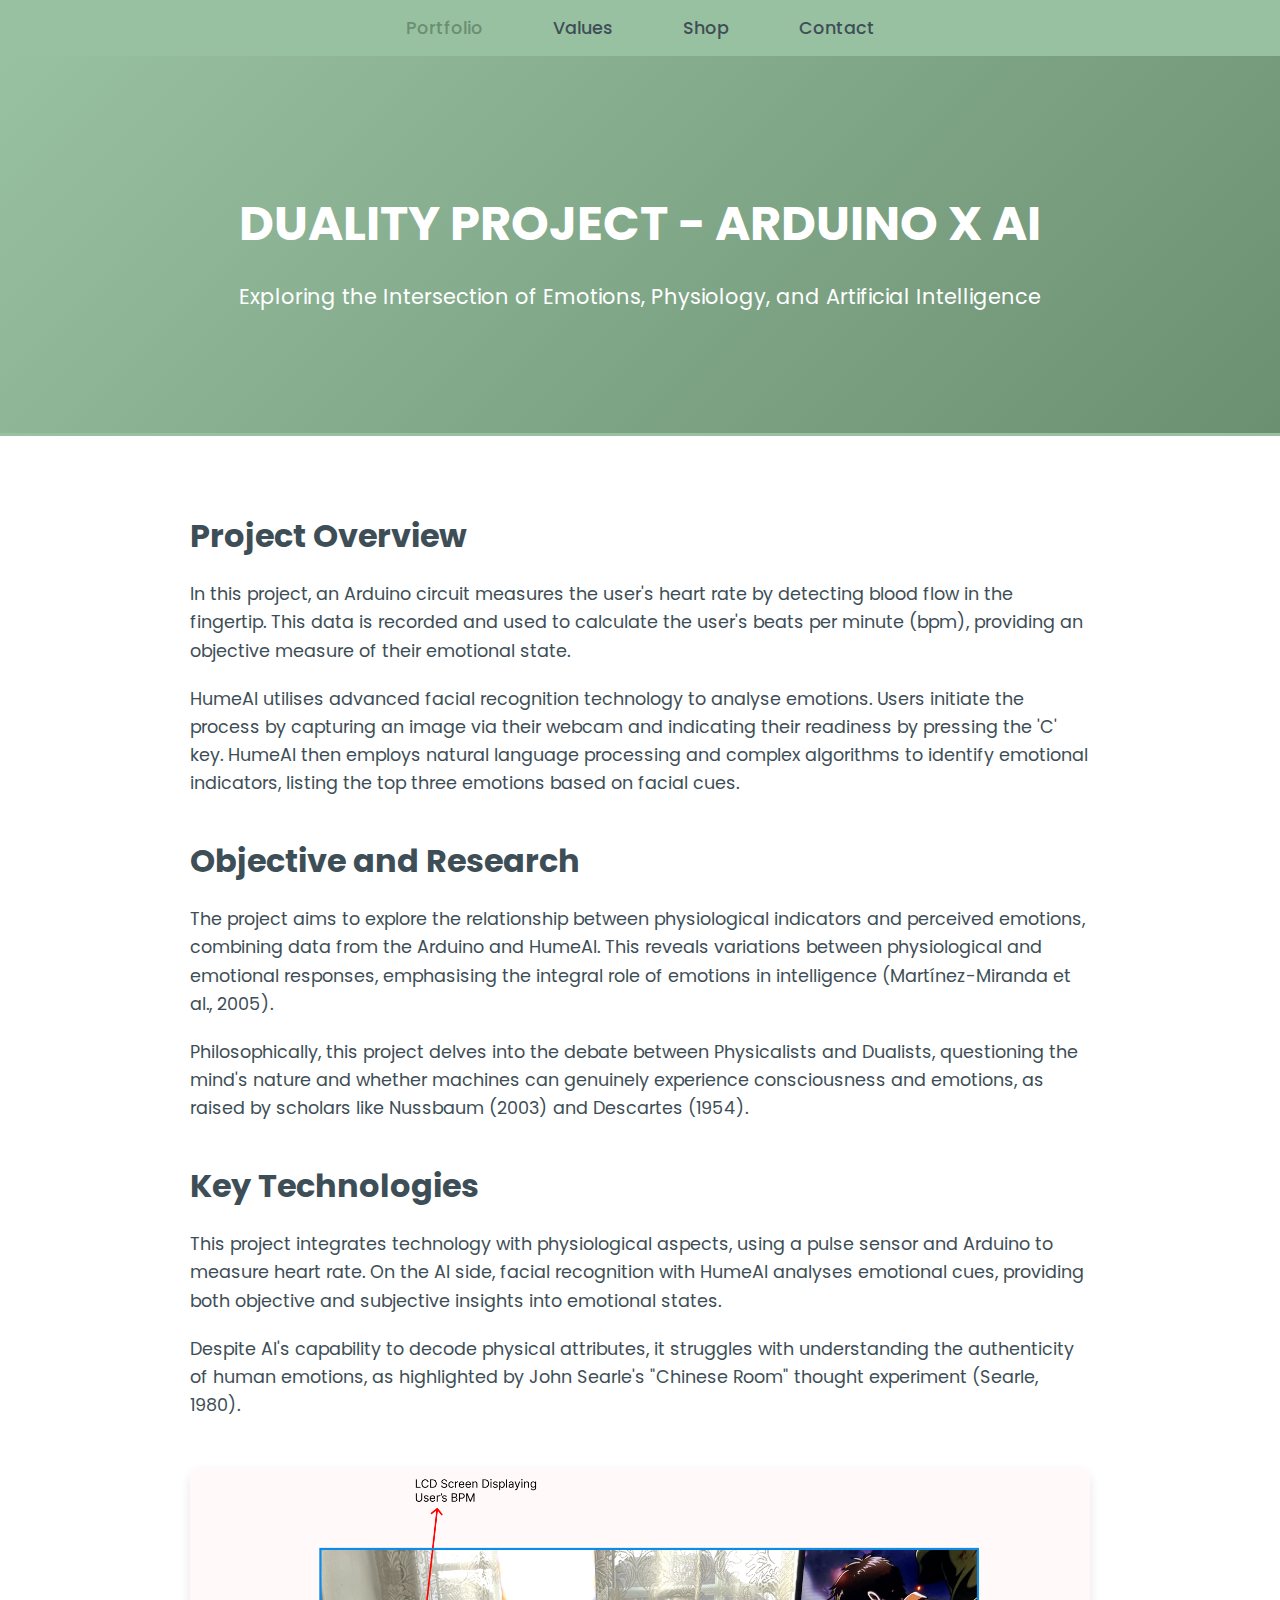
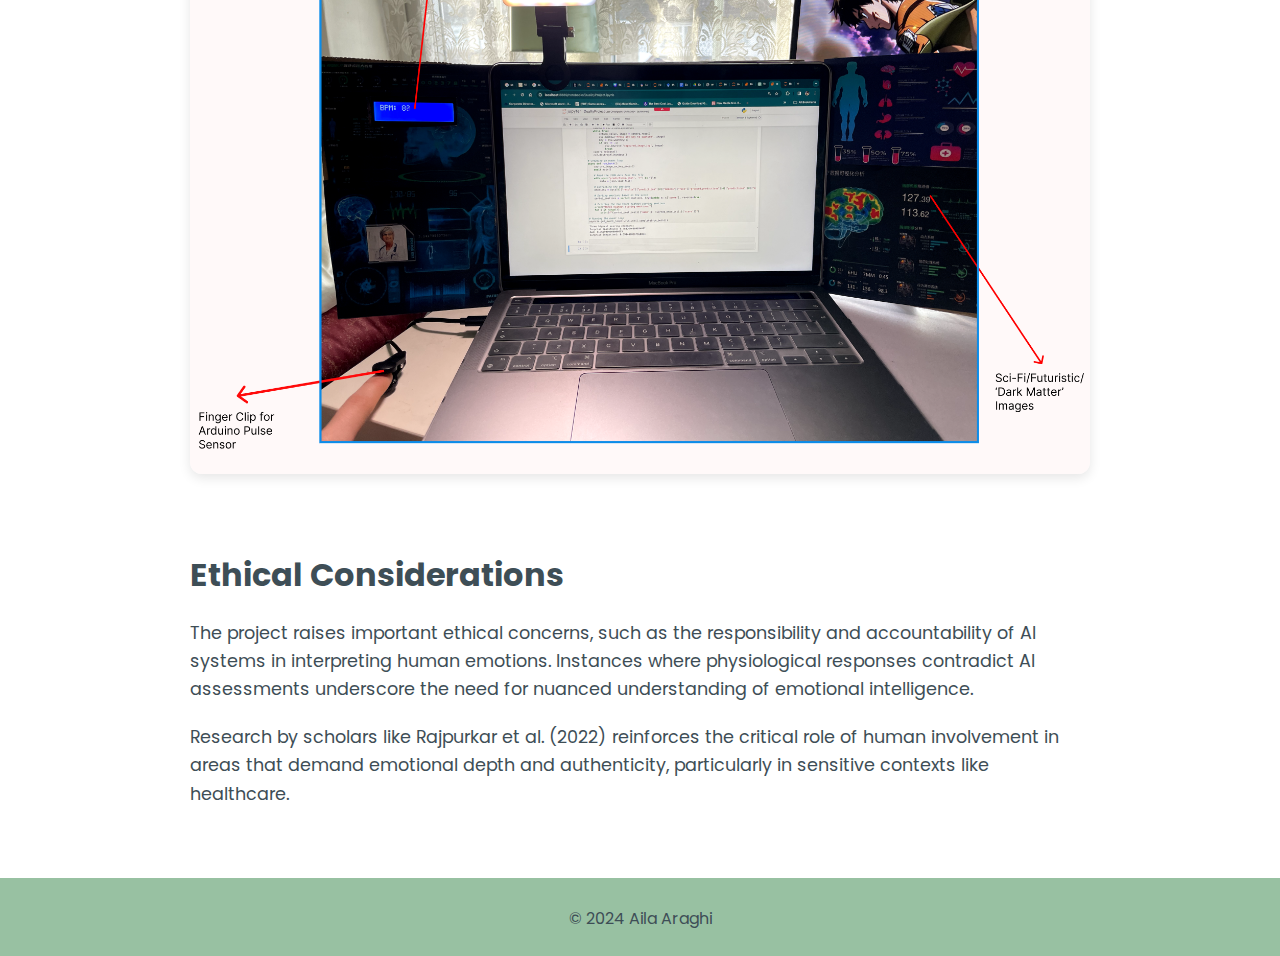
<file: portf/duality.html>
<!DOCTYPE html>
<html lang="en">
<head>
    <meta charset="UTF-8">
    <meta name="viewport" content="width=device-width, initial-scale=1.0">
    <title>Duality Project - Arduino x AI</title>
    <link href="https://fonts.googleapis.com/css2?family=Poppins:wght@400;500;600;700&display=swap" rel="stylesheet">

    <!-- Embedded CSS -->
    <style>
        /* Global Styles */
        body {
            font-family: 'Poppins', sans-serif;
            margin: 0;
            padding: 0;
            background-color: #f4f4f4;
            color: #3e4e56;
        }

        /* Navigation Bar */
        .navbar {
            background-color: #98c1a2;
            padding: 15px;
            text-align: center;
            box-shadow: 0px 4px 6px rgba(0, 0, 0, 0.1);
        }

        .navbar ul {
            list-style: none;
            margin: 0;
            padding: 0;
            display: flex;
            justify-content: center;
            gap: 30px;
        }

        .navbar ul li a {
            color: #3e4e56;
            text-decoration: none;
            padding: 12px 20px;
            font-weight: 500;
            font-size: 1.1rem;
        }

        .navbar ul li a:hover {
            color: #6b8f71;
        }

        .navbar ul li a.active {
            color: #6b8f71;
        }

        /* Project Header */
        .project-header {
            padding: 100px 20px;
            text-align: center;
            background: linear-gradient(135deg, #98c1a2, #6b8f71); /* Green gradient */
            color: white;
        }

        .project-header h1 {
            font-size: 3rem;
            margin-bottom: 10px;
            text-transform: uppercase;
        }

        .project-header p {
            font-size: 1.3rem;
        }

        /* Project Details Section */
        .project-details {
            display: flex;
            justify-content: space-around;
            align-items: flex-start;
            padding: 50px 20px;
            background-color: #ffffff;
            border-top: 3px solid #98c1a2;
            border-bottom: 3px solid #98c1a2;
        }

        .project-description {
            max-width: 900px;
            padding: 0 20px;
        }

        .project-description h2 {
            font-size: 2rem;
            margin-bottom: 20px;
            color: #3e4e56;
        }

        .project-description p {
            font-size: 1.1rem;
            line-height: 1.6;
            margin-bottom: 20px;
        }

        /* Image Styling */
        .project-image img {
            max-width: 100%;
            height: auto;
            border-radius: 12px;
            box-shadow: 0px 4px 12px rgba(0, 0, 0, 0.1);
            margin: 30px 0;
        }

        /* Footer */
        footer {
            padding: 25px;
            background-color: #98c1a2;
            color: #3e4e56;
            text-align: center;
        }

        /* Styling for subheadings */
        .section-title {
            font-size: 1.8rem;
            margin-top: 40px;
            margin-bottom: 15px;
            color: #3e4e56;
        }
    </style>
</head>
<body>

    <!-- Navigation Bar -->
    <nav class="navbar">
        <ul>
            <li><a href="../index.html" class="active">Portfolio</a></li>
            <li><a href="../values.html">Values</a></li>
            <li><a href="../shop.html">Shop</a></li>
            <li><a href="../contact.html">Contact</a></li>
        </ul>
    </nav>

    <!-- Unique Header Section for Duality Project -->
    <header class="project-header">
        <div class="project-content">
            <h1>Duality Project - Arduino x AI</h1>
            <p>Exploring the Intersection of Emotions, Physiology, and Artificial Intelligence</p>
        </div>
    </header>

    <!-- Main Content Section -->
    <section class="project-details">
        <div class="project-description">
            <h2>Project Overview</h2>
            <p>In this project, an Arduino circuit measures the user's heart rate by detecting blood flow in the fingertip. This data is recorded and used to calculate the user's beats per minute (bpm), providing an objective measure of their emotional state.</p>

            <p>HumeAI utilises advanced facial recognition technology to analyse emotions. Users initiate the process by capturing an image via their webcam and indicating their readiness by pressing the 'C' key. HumeAI then employs natural language processing and complex algorithms to identify emotional indicators, listing the top three emotions based on facial cues.</p>

            <h2 class="section-title">Objective and Research</h2>
            <p>The project aims to explore the relationship between physiological indicators and perceived emotions, combining data from the Arduino and HumeAI. This reveals variations between physiological and emotional responses, emphasising the integral role of emotions in intelligence (Martínez-Miranda et al., 2005).</p>

            <p>Philosophically, this project delves into the debate between Physicalists and Dualists, questioning the mind's nature and whether machines can genuinely experience consciousness and emotions, as raised by scholars like Nussbaum (2003) and Descartes (1954).</p>

            <h2 class="section-title">Key Technologies</h2>
            <p>This project integrates technology with physiological aspects, using a pulse sensor and Arduino to measure heart rate. On the AI side, facial recognition with HumeAI analyses emotional cues, providing both objective and subjective insights into emotional states.</p>

            <p>Despite AI's capability to decode physical attributes, it struggles with understanding the authenticity of human emotions, as highlighted by John Searle's "Chinese Room" thought experiment (Searle, 1980).</p>

            <!-- Project Image -->
            <div class="project-image">
                <img src="../images/DUALITYMARKUP.png" alt="Duality Project: Arduino x AI">
            </div>

            <h2 class="section-title">Ethical Considerations</h2>
            <p>The project raises important ethical concerns, such as the responsibility and accountability of AI systems in interpreting human emotions. Instances where physiological responses contradict AI assessments underscore the need for nuanced understanding of emotional intelligence.</p>

            <p>Research by scholars like Rajpurkar et al. (2022) reinforces the critical role of human involvement in areas that demand emotional depth and authenticity, particularly in sensitive contexts like healthcare.</p>
        </div>
    </section>

    <footer>
        &copy; 2024 Aila Araghi
    </footer>

</body>
</html>
</file>
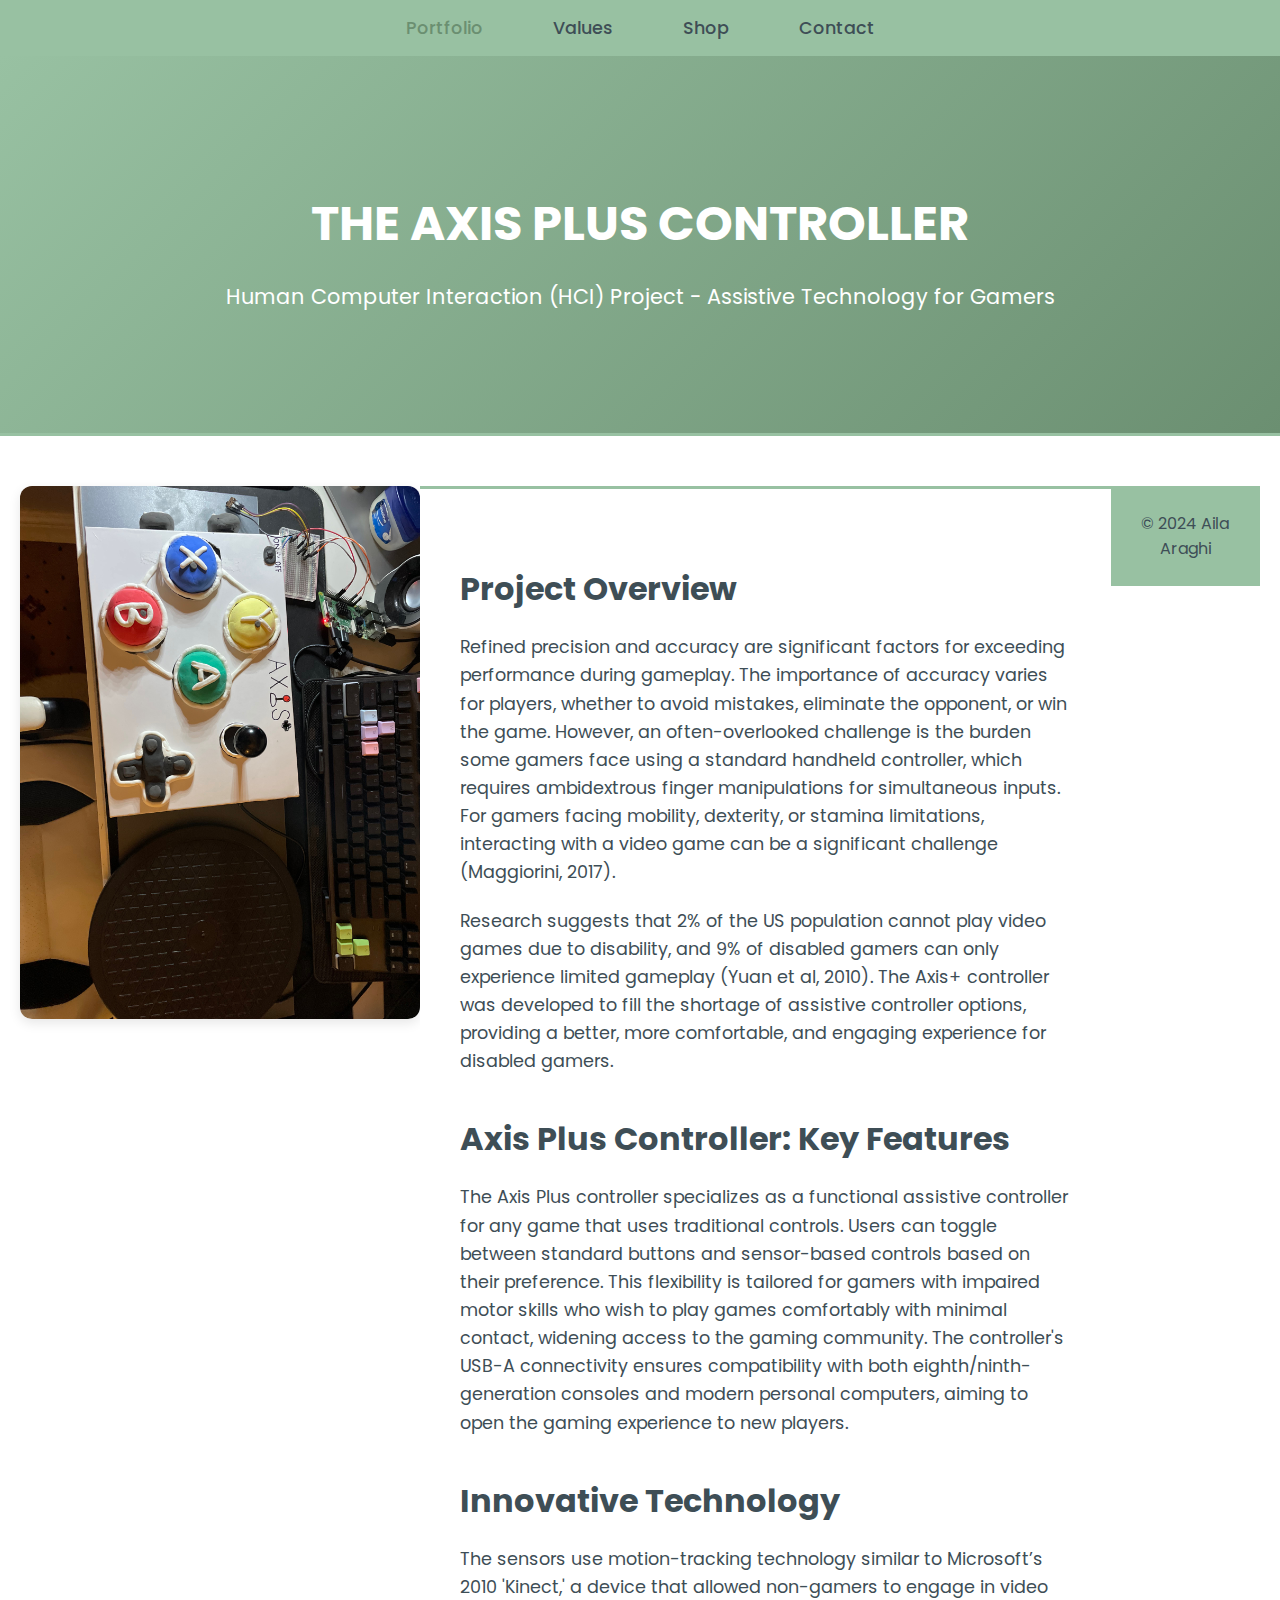
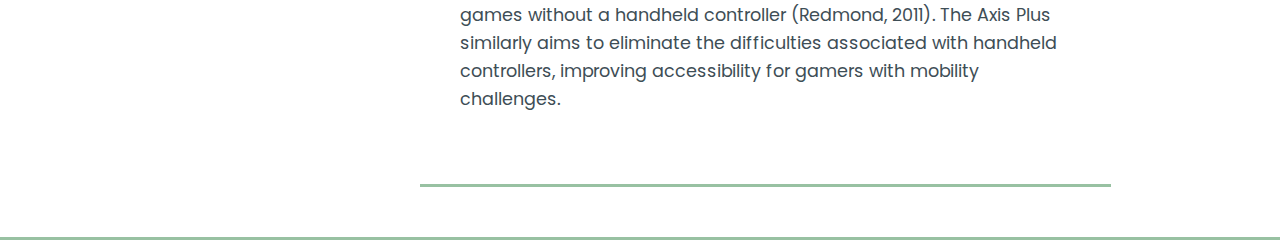
<file: portf/hci.html>
<!DOCTYPE html>
<html lang="en">
<head>
    <meta charset="UTF-8">
    <meta name="viewport" content="width=device-width, initial-scale=1.0">
    <title>Axis Plus Controller - HCI Project - Aila Araghi</title>
    <link href="https://fonts.googleapis.com/css2?family=Poppins:wght@400;500;600;700&display=swap" rel="stylesheet">

    <!-- Embedded CSS -->
    <style>
        /* Global Styles */
        body {
            font-family: 'Poppins', sans-serif;
            margin: 0;
            padding: 0;
            background-color: #f4f4f4;
            color: #3e4e56;
        }

        /* Navigation Bar */
        .navbar {
            background-color: #98c1a2;
            padding: 15px;
            text-align: center;
            box-shadow: 0px 4px 6px rgba(0, 0, 0, 0.1);
        }

        .navbar ul {
            list-style: none;
            margin: 0;
            padding: 0;
            display: flex;
            justify-content: center;
            gap: 30px;
        }

        .navbar ul li a {
            color: #3e4e56;
            text-decoration: none;
            padding: 12px 20px;
            font-weight: 500;
            font-size: 1.1rem;
        }

        .navbar ul li a:hover {
            color: #6b8f71;
        }

        .navbar ul li a.active {
            color: #6b8f71;
        }


        .project-image img {
            max-width: 400px;
            border-radius: 12px;
            box-shadow: 0px 4px 12px rgba(0, 0, 0, 0.1);
        }

        /* Project Header */
        .project-header {
            padding: 100px 20px;
            text-align: center;
            background: linear-gradient(135deg, #98c1a2, #6b8f71); /* Green gradient */
            color: white;
        }

        .project-header h1 {
            font-size: 3rem;
            margin-bottom: 10px;
            text-transform: uppercase;
        }

        .project-header p {
            font-size: 1.3rem;
        }

        /* Project Details Section */
        .project-details {
            display: flex;
            justify-content: space-around;
            align-items: flex-start;
            padding: 50px 20px;
            background-color: #ffffff;
            border-top: 3px solid #98c1a2;
            border-bottom: 3px solid #98c1a2;
        }

        .project-description {
            max-width: 900px;
            padding: 0 20px;
        }

        .project-description h2 {
            font-size: 2rem;
            margin-bottom: 20px;
            color: #3e4e56;
        }

        .project-description p {
            font-size: 1.1rem;
            line-height: 1.6;
            margin-bottom: 20px;
        }

        /* Footer */
        footer {
            padding: 25px;
            background-color: #98c1a2;
            color: #3e4e56;
            text-align: center;
        }

        /* Styling for subheadings */
        .section-title {
            font-size: 1.8rem;
            margin-top: 40px;
            margin-bottom: 15px;
            color: #3e4e56;
        }
    </style>
</head>
<body>

    <!-- Navigation Bar -->
    <nav class="navbar">
        <ul>
            <li><a href="../index.html"class="active">Portfolio</a></li>
            <li><a href="../values.html">Values</a></li>
            <li><a href="../shop.html">Shop</a></li>
            <li><a href="../contact.html">Contact</a></li>
        </ul>
    </nav>

    <!-- Unique Header Section for HCI Project -->
    <header class="project-header">
        <div class="project-content">
            <h1>The Axis Plus Controller</h1>
            <p>Human Computer Interaction (HCI) Project - Assistive Technology for Gamers</p>
        </div>
    </header>

    <section class="project-details">
        <div class="project-image">
            <img src="../images/HCI.jpg" alt="Arduino Waterfall Project">
        </div>
    <!-- Main Content Section -->
    <section class="project-details">
        <div class="project-description">
            <h2>Project Overview</h2>
            <p>Refined precision and accuracy are significant factors for exceeding performance during gameplay. The importance of accuracy varies for players, whether to avoid mistakes, eliminate the opponent, or win the game. However, an often-overlooked challenge is the burden some gamers face using a standard handheld controller, which requires ambidextrous finger manipulations for simultaneous inputs. For gamers facing mobility, dexterity, or stamina limitations, interacting with a video game can be a significant challenge (Maggiorini, 2017).</p>

            <p>Research suggests that 2% of the US population cannot play video games due to disability, and 9% of disabled gamers can only experience limited gameplay (Yuan et al, 2010). The Axis+ controller was developed to fill the shortage of assistive controller options, providing a better, more comfortable, and engaging experience for disabled gamers.</p>

            <h2 class="section-title">Axis Plus Controller: Key Features</h2>
            <p>The Axis Plus controller specializes as a functional assistive controller for any game that uses traditional controls. Users can toggle between standard buttons and sensor-based controls based on their preference. This flexibility is tailored for gamers with impaired motor skills who wish to play games comfortably with minimal contact, widening access to the gaming community. The controller's USB-A connectivity ensures compatibility with both eighth/ninth-generation consoles and modern personal computers, aiming to open the gaming experience to new players.</p>

            <h2 class="section-title">Innovative Technology</h2>
            <p>The sensors use motion-tracking technology similar to Microsoft’s 2010 'Kinect,' a device that allowed non-gamers to engage in video games without a handheld controller (Redmond, 2011). The Axis Plus similarly aims to eliminate the difficulties associated with handheld controllers, improving accessibility for gamers with mobility challenges.</p>
        </div>
    </section>

    <footer>
        &copy; 2024 Aila Araghi
    </footer>

</body>
</html>
</file>
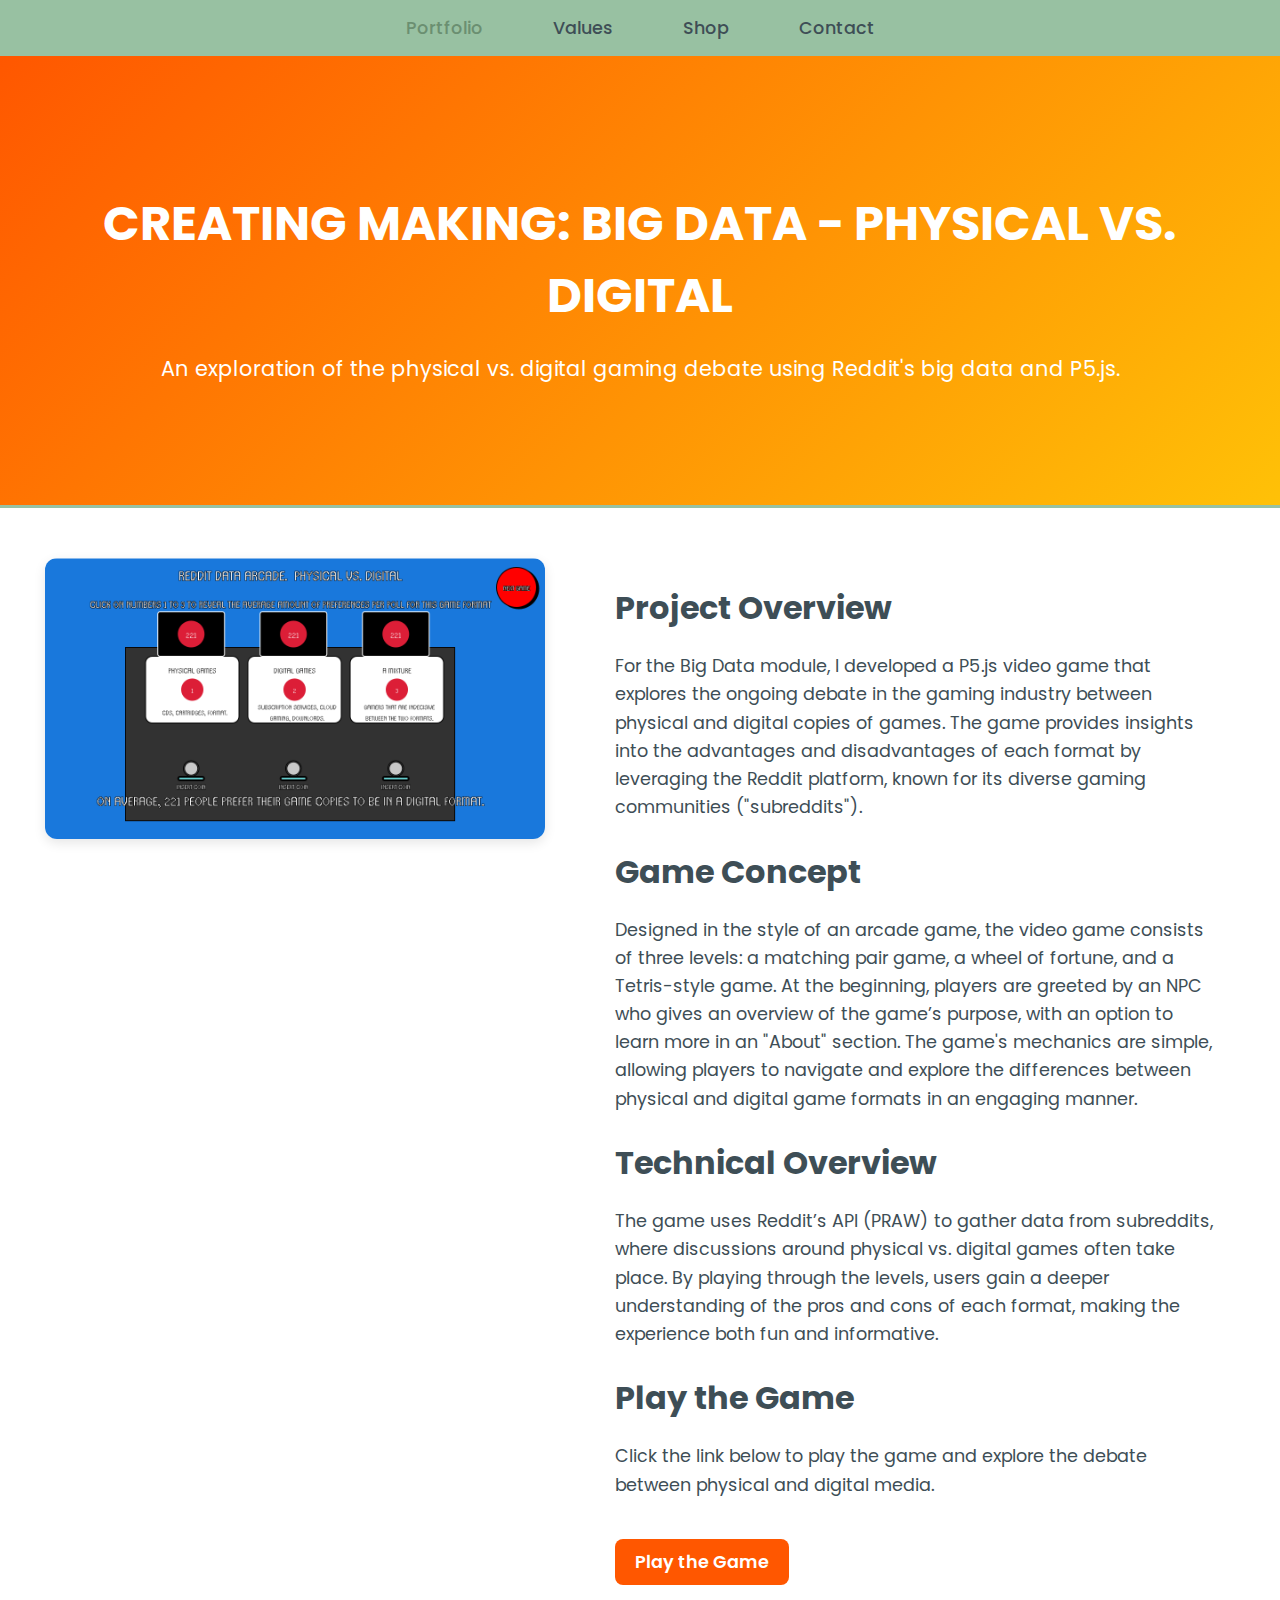
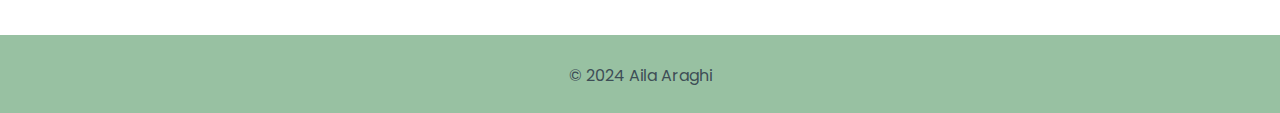
<file: portf/reddit.html>
<!DOCTYPE html>
<html lang="en">
<head>
    <meta charset="UTF-8">
    <meta name="viewport" content="width=device-width, initial-scale=1.0">
    <title>Reddit Big Data Project - Physical vs. Digital - Aila Araghi</title>
    <link href="https://fonts.googleapis.com/css2?family=Poppins:wght@400;500;600;700&display=swap" rel="stylesheet">

    <!-- Embedded CSS -->
    <style>
        /* Global Styles */
        body {
            font-family: 'Poppins', sans-serif;
            margin: 0;
            padding: 0;
            background-color: #f4f4f4;
            color: #3e4e56;
        }

        /* Navigation Bar */
        .navbar {
            background-color: #98c1a2;
            padding: 15px;
            text-align: center;
            box-shadow: 0px 4px 6px rgba(0, 0, 0, 0.1);
        }

        .navbar ul {
            list-style: none;
            margin: 0;
            padding: 0;
            display: flex;
            justify-content: center;
            gap: 30px;
        }

        .navbar ul li a {
            color: #3e4e56;
            text-decoration: none;
            padding: 12px 20px;
            font-weight: 500;
            font-size: 1.1rem;
        }

        .navbar ul li a:hover {
            color: #6b8f71;
        }

        .navbar ul li a.active {
            color: #6b8f71;
        }

        /* Project Header */
        .project-header {
            padding: 100px 20px;
            text-align: center;
            background: linear-gradient(135deg, #FF5700, #FFC107); /* Reddit-inspired orange */
            color: white;
        }

        .project-header h1 {
            font-size: 3rem;
            margin-bottom: 10px;
            text-transform: uppercase;
        }
        

        .project-header p {
            font-size: 1.3rem;
        }

        /* Project Details Section */
        .project-details {
            display: flex;
            justify-content: space-around;
            align-items: flex-start;
            padding: 50px 20px;
            background-color: #ffffff;
            border-top: 3px solid #98c1a2;
            border-bottom: 3px solid #98c1a2;
        }

        .project-image img {
            max-width: 500px;
            border-radius: 12px;
            box-shadow: 0px 4px 12px rgba(0, 0, 0, 0.1);
        }

        .project-description {
            max-width: 600px;
            padding: 0 20px;
        }

        .project-description h2 {
            font-size: 2rem;
            margin-bottom: 20px;
            color: #3e4e56;
        }

        .project-description p {
            font-size: 1.1rem;
            line-height: 1.6;
            margin-bottom: 20px;
        }

        /* Play Game Button */
        .play-game-btn {
            display: inline-block;
            margin-top: 20px;
            padding: 10px 20px;
            background-color: #FF5700; /* Reddit orange */
            color: #ffffff;
            font-size: 1.1rem;
            font-weight: 600;
            border-radius: 8px;
            text-decoration: none;
            transition: background-color 0.3s ease;
        }

        .play-game-btn:hover {
            background-color: #FF4500; /* Darker orange on hover */
        }

        /* Footer */
        footer {
            padding: 25px;
            background-color: #98c1a2;
            color: #3e4e56;
            text-align: center;
        }
    </style>
</head>
<body>

    <!-- Navigation Bar -->
    <nav class="navbar">
        <ul>
            <li><a href="../index.html"class="active">Portfolio</a></li>
            <li><a href="../values.html">Values</a></li>
            <li><a href="../shop.html">Shop</a></li>
            <li><a href="../contact.html">Contact</a></li>
        </ul>
    </nav>

    <!-- Unique Header Section for Reddit Project -->
    <header class="project-header reddit-header">
        <div class="project-content">
            <h1>Creating Making: Big Data - Physical Vs. Digital</h1>
            <p>An exploration of the physical vs. digital gaming debate using Reddit's big data and P5.js.</p>
        </div>
    </header>

    <!-- Main Content Section -->
    <section class="project-details">
        <div class="project-image">
            <img src="../images/reddit.png" alt="Reddit Big Data Project">
        </div>
        <div class="project-description">
            <h2>Project Overview</h2>
            <p>For the Big Data module, I developed a P5.js video game that explores the ongoing debate in the gaming industry between physical and digital copies of games. The game provides insights into the advantages and disadvantages of each format by leveraging the Reddit platform, known for its diverse gaming communities ("subreddits").</p>

            <h2>Game Concept</h2>
            <p>Designed in the style of an arcade game, the video game consists of three levels: a matching pair game, a wheel of fortune, and a Tetris-style game. At the beginning, players are greeted by an NPC who gives an overview of the game’s purpose, with an option to learn more in an "About" section. The game's mechanics are simple, allowing players to navigate and explore the differences between physical and digital game formats in an engaging manner.</p>
            
            <h2>Technical Overview</h2>
            <p>The game uses Reddit’s API (PRAW) to gather data from subreddits, where discussions around physical vs. digital games often take place. By playing through the levels, users gain a deeper understanding of the pros and cons of each format, making the experience both fun and informative.</p>
            
            <h2>Play the Game</h2>
            <p>Click the link below to play the game and explore the debate between physical and digital media.</p>
            <a href="https://editor.p5js.org/aila.araghi/full/1YE0Wbb13" class="play-game-btn">Play the Game</a>
        </div>
    </section>

    <footer>
        &copy; 2024 Aila Araghi
    </footer>

</body>
</html>
</file>
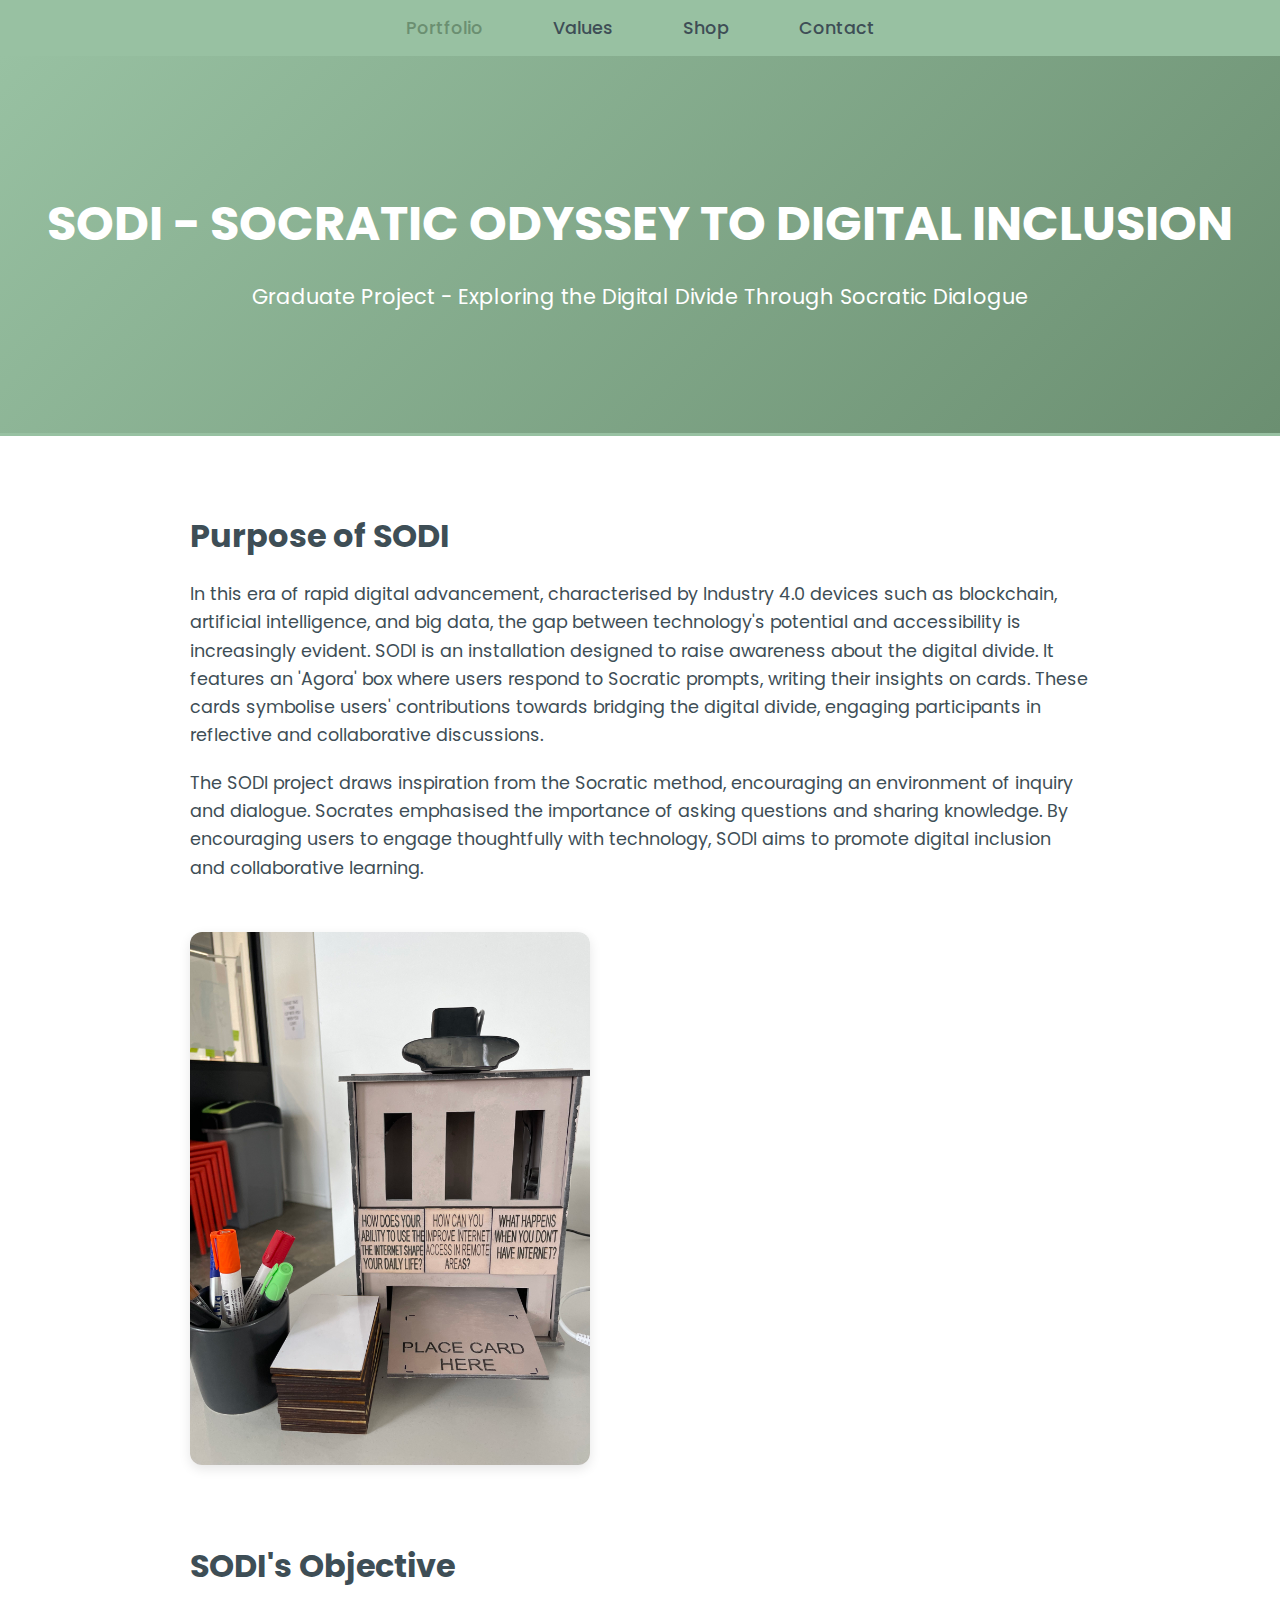
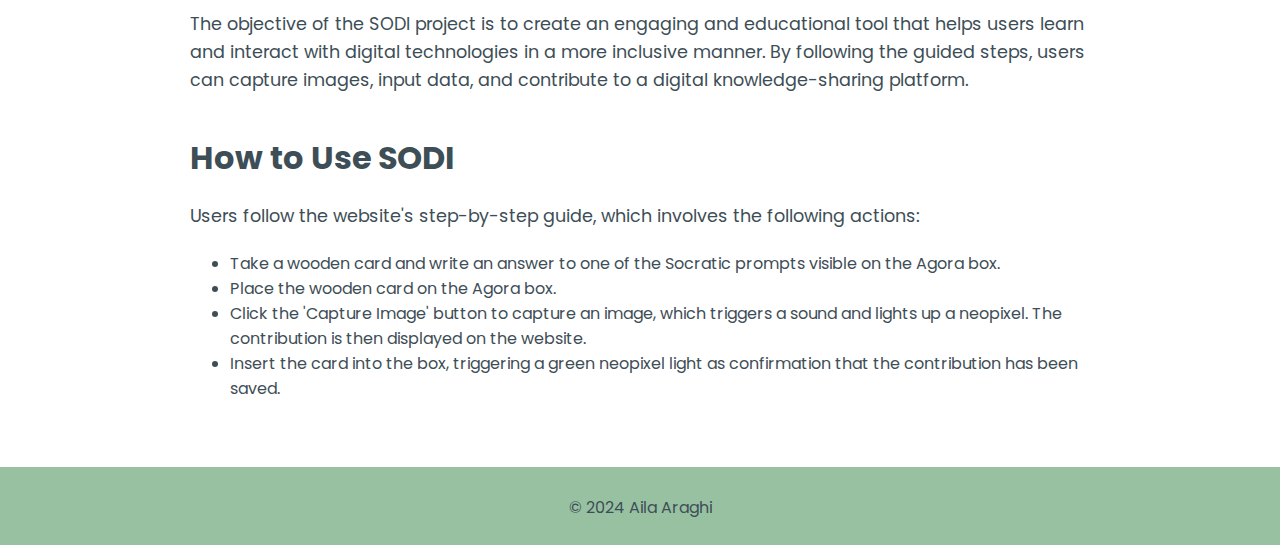
<file: portf/sodi.html>
<!DOCTYPE html>
<html lang="en">
<head>
    <meta charset="UTF-8">
    <meta name="viewport" content="width=device-width, initial-scale=1.0">
    <title>SODI - Graduate Project - Aila Araghi</title>
    <link href="https://fonts.googleapis.com/css2?family=Poppins:wght@400;500;600;700&display=swap" rel="stylesheet">

    <!-- Embedded CSS -->
    <style>
        /* Global Styles */
        body {
            font-family: 'Poppins', sans-serif;
            margin: 0;
            padding: 0;
            background-color: #f4f4f4;
            color: #3e4e56;
        }

        /* Navigation Bar */
        .navbar {
            background-color: #98c1a2;
            padding: 15px;
            text-align: center;
            box-shadow: 0px 4px 6px rgba(0, 0, 0, 0.1);
        }

        .navbar ul {
            list-style: none;
            margin: 0;
            padding: 0;
            display: flex;
            justify-content: center;
            gap: 30px;
        }

        .navbar ul li a {
            color: #3e4e56;
            text-decoration: none;
            padding: 12px 20px;
            font-weight: 500;
            font-size: 1.1rem;
        }

        .navbar ul li a:hover {
            color: #6b8f71;
        }

        .navbar ul li a.active {
            color: #6b8f71;
        }

        /* Project Header */
        .project-header {
            padding: 100px 20px;
            text-align: center;
            background: linear-gradient(135deg, #98c1a2, #6b8f71); /* Green gradient */
            color: white;
        }

        .project-header h1 {
            font-size: 3rem;
            margin-bottom: 10px;
            text-transform: uppercase;
        }

        .project-header p {
            font-size: 1.3rem;
        }

        /* Project Details Section */
        .project-details {
            display: flex;
            justify-content: space-around;
            align-items: flex-start;
            padding: 50px 20px;
            background-color: #ffffff;
            border-top: 3px solid #98c1a2;
            border-bottom: 3px solid #98c1a2;
        }

        .project-description {
            max-width: 900px;
            padding: 0 20px;
        }

        .project-description h2 {
            font-size: 2rem;
            margin-bottom: 20px;
            color: #3e4e56;
        }

        .project-description p {
            font-size: 1.1rem;
            line-height: 1.6;
            margin-bottom: 20px;
        }

        /* Image Styling */
        .project-image img {
            max-width: 400px;
            height: auto;
            border-radius: 12px;
            box-shadow: 0px 4px 12px rgba(0, 0, 0, 0.1);
            margin: 30px 0;
        }

        /* Footer */
        footer {
            padding: 25px;
            background-color: #98c1a2;
            color: #3e4e56;
            text-align: center;
        }

        /* Styling for subheadings */
        .section-title {
            font-size: 1.8rem;
            margin-top: 40px;
            margin-bottom: 15px;
            color: #3e4e56;
        }
    </style>
</head>
<body>

    <!-- Navigation Bar -->
    <nav class="navbar">
        <ul>
            <li><a href="../index.html" class="active">Portfolio</a></li>
            <li><a href="../values.html">Values</a></li>
            <li><a href="../shop.html">Shop</a></li>
            <li><a href="../contact.html">Contact</a></li>
        </ul>
    </nav>

    <!-- Unique Header Section for SODI Project -->
    <header class="project-header">
        <div class="project-content">
            <h1>SODI - Socratic Odyssey to Digital Inclusion</h1>
            <p>Graduate Project - Exploring the Digital Divide Through Socratic Dialogue</p>
        </div>
    </header>

    <!-- Main Content Section -->
    <section class="project-details">
        <div class="project-description">
            <h2>Purpose of SODI</h2>
            <p>In this era of rapid digital advancement, characterised by Industry 4.0 devices such as blockchain, artificial intelligence, and big data, the gap between technology's potential and accessibility is increasingly evident. SODI is an installation designed to raise awareness about the digital divide. It features an 'Agora' box where users respond to Socratic prompts, writing their insights on cards. These cards symbolise users' contributions towards bridging the digital divide, engaging participants in reflective and collaborative discussions.</p>

            <p>The SODI project draws inspiration from the Socratic method, encouraging an environment of inquiry and dialogue. Socrates emphasised the importance of asking questions and sharing knowledge. By encouraging users to engage thoughtfully with technology, SODI aims to promote digital inclusion and collaborative learning.</p>

            <!-- Project Image -->
            <div class="project-image">
                <img src="../images/agora.jpg" alt="Agora Box - SODI Project">
            </div>

            <h2 class="section-title">SODI's Objective</h2>
            <p>The objective of the SODI project is to create an engaging and educational tool that helps users learn and interact with digital technologies in a more inclusive manner. By following the guided steps, users can capture images, input data, and contribute to a digital knowledge-sharing platform.</p>

            <h2 class="section-title">How to Use SODI</h2>
            <p>Users follow the website's step-by-step guide, which involves the following actions:</p>
            <ul>
                <li>Take a wooden card and write an answer to one of the Socratic prompts visible on the Agora box.</li>
                <li>Place the wooden card on the Agora box.</li>
                <li>Click the 'Capture Image' button to capture an image, which triggers a sound and lights up a neopixel. The contribution is then displayed on the website.</li>
                <li>Insert the card into the box, triggering a green neopixel light as confirmation that the contribution has been saved.</li>
            </ul>
        </div>
    </section>

    <footer>
        &copy; 2024 Aila Araghi
    </footer>

</body>
</html>
</file>
<file: css/style.css>
/* Global Styles */
body {
    font-family: 'Poppins', sans-serif;
    margin: 0;
    padding: 0;
    background-color: #f4f4f4;
    color: #3e4e56;
}

/* Navigation Bar */
.navbar {
    background-color: #1a237e; /* Royal dark blue */
    padding: 15px;
    text-align: center;
    box-shadow: 0px 4px 6px rgba(0, 0, 0, 0.1);
}

.navbar ul {
    list-style: none;
    margin: 0;
    padding: 0;
    display: flex;
    justify-content: center;
    gap: 30px;
}

.navbar ul li a {
    color: #f4f4f4; /* Light text for readability */
    text-decoration: none;
    padding: 12px 20px;
    font-weight: 500;
    font-size: 1.1rem;
    position: relative;
    transition: color 0.3s ease-in-out;
}

/* Underline Hover Effect for Navigation Bar */
.navbar ul li a::before {
    content: '';
    position: absolute;
    width: 100%;
    height: 2px;
    bottom: 0;
    left: 0;
    background-color: #3949ab; /* Slightly lighter royal blue */
    visibility: hidden;
    transform: scaleX(0);
    transition: all 0.3s ease-in-out;
}

.navbar ul li a:hover::before {
    visibility: visible;
    transform: scaleX(1);
}

.navbar ul li a:hover {
    color: #3949ab; /* Lighter royal blue on hover */
}

.navbar ul li a.active {
    color: #3949ab; /* Active tab link */
}

/* Intro Section */
.intro {
    position: relative;
    color: white;
    padding: 80px 20px;
    text-align: center;
    font-family: 'Verdana', sans-serif;
    background: linear-gradient(135deg, rgba(26, 35, 126, 0.9), rgba(57, 73, 171, 0.9)); /* Royal blue gradient */
    z-index: 1;
    overflow: hidden;
}

.intro::before {
    content: "";
    position: absolute;
    top: 0;
    left: 0;
    right: 0;
    bottom: 0;
    background: url('../images/greenbg.jpg') center/cover no-repeat;
    opacity: 0.2;
    z-index: -1;
}

.intro-content {
    position: relative;
    z-index: 2;
}

/* Apply the Custom Font to Name Title */
.name-title {
    font-family: 'Verdana', sans-serif;
    font-size: 4.5rem;
    margin-bottom: 20px;
    letter-spacing: 3px;
    font-weight: 700;
    text-transform: uppercase;
    background: linear-gradient(135deg, #ffffff, #ffffff); 
    -webkit-background-clip: text;
    -webkit-text-fill-color: transparent;
}

.divider {
    width: 80px;
    border: 2px solid white;
    margin: 20px auto;
}

.role-description {
    font-size: 1.5rem;
    font-weight: 300;
    margin-bottom: 30px;
}

/* Social Media Icons */
.social-media-icons {
    margin-top: 20px;
}

.social-media-icons a {
    margin: 0 10px;
    display: inline-block;
}

.social-media-icons img {
    width: 40px;
    height: 40px;
    transition: transform 0.3s ease;
}

.social-media-icons img:hover {
    transform: scale(1.1);
}

/* Portfolio Section */
.portfolio {
    padding: 70px 20px;
    background-color: #f4f4f4;
    text-align: center;
    color: #3e4e56;
    position: relative;
    z-index: 2;
}

.portfolio h2 {
    font-size: 2.7rem;
    margin-bottom: 50px;
    color: #1a237e; /* Royal dark blue */
}

.project-container {
    display: flex;
    flex-wrap: wrap;
    justify-content: center;
    gap: 25px;
}

/* Project Card */
.project-card {
    background-color: #ffffff;
    border-radius: 12px;
    box-shadow: 0 4px 12px rgba(0, 0, 0, 0.1);
    width: 280px;
    overflow: hidden;
    transition: transform 0.3s ease, box-shadow 0.3s ease;
}

.project-card a {
    text-decoration: none;
    color: inherit;
}

/* Hover effect for the project cards */
.project-card:hover {
    transform: translateY(-10px);
    box-shadow: 0 8px 16px rgba(0, 0, 0, 0.15);
}

/* Project Image */
.project-image img {
    width: 100%;
    height: 220px;
    object-fit: cover;
    border-bottom: 4px solid #1a237e; /* Royal dark blue */
}

/* Project Info */
.project-info {
    padding: 20px;
}

.project-info h3 {
    font-size: 1.5rem;
    margin-bottom: 10px;
    color: #3e4e56;
}

.project-info p {
    font-size: 1.1rem;
    color: #7b8e97;
}

/* Footer */
footer {
    padding: 25px;
    background-color: #1a237e; /* Royal dark blue */
    color: #f4f4f4;
    text-align: center;
}
</file>
<file: css/contact.css>
/* Global Styles */
body {
    font-family: 'Poppins', sans-serif;
    margin: 0;
    padding: 0;
    background-color: #f4f4f4;
    color: #2e3a47;
}

/* Navigation Bar */
.navbar {
    background-color: #2a3a5d; /* Softer royal blue */
    padding: 15px;
    text-align: center;
    box-shadow: 0px 4px 6px rgba(0, 0, 0, 0.1);
}

.navbar ul {
    list-style: none;
    margin: 0;
    padding: 0;
    display: flex;
    justify-content: center;
    gap: 30px;
}

.navbar ul li a {
    color: #f0f4f9; /* Light blue-gray */
    text-decoration: none;
    padding: 12px 20px;
    font-weight: 500;
    font-size: 1.1rem;
}

/* Underline Hover Effect for Navigation Bar */
.navbar ul li a::before {
    content: '';
    position: absolute;
    width: 100%;
    height: 2px;
    bottom: 0;
    left: 0;
    background-color: #1f2d48; /* Darker blue for underline */
    visibility: hidden;
    transform: scaleX(0);
    transition: all 0.3s ease-in-out;
}

.navbar ul li a:hover::before {
    visibility: visible;
    transform: scaleX(1);
}

.navbar ul li a:hover,
.navbar ul li a.active {
    color: #1f2d48; /* Darker blue */
}

/* Split Screen Layout */
.contact-section {
    display: flex;
    height: 100vh;
}

.split {
    width: 50%;
    display: flex;
    align-items: center;
    justify-content: center;
    padding: 50px;
}

/* Left side - Softer Blue background */
.split.left {
    background-color: #2a3a5d; /* Softer royal blue */
    color: white;
    text-align: center;
}

.split.left h1 {
    font-size: 3rem;
    margin-bottom: 20px;
}

.split.left p {
    font-size: 1.2rem;
    margin-bottom: 40px;
}

/* Right side - White background */
.split.right {
    background-color: #ffffff;
    color: #2e3a47;
    text-align: center;
}

/* Contact Info Styles */
.contact-info h2 {
    font-size: 2rem;
    color: #1f2d48; /* Darker blue */
    margin-bottom: 15px;
}

.contact-info p {
    font-size: 1.2rem;
    margin-bottom: 30px;
}

/* Email Section */
.contact-info a {
    color: #1f2d48;
    text-decoration: none;
    font-weight: bold;
}

/* Message Box */
.contact-form {
    margin-bottom: 50px;
}

.contact-form textarea {
    width: 100%;
    max-width: 600px;
    padding: 15px;
    border-radius: 8px;
    border: 2px solid #2a3a5d; /* Softer royal blue */
    outline: none;
    font-size: 1rem;
    color: #2e3a47;
    background-color: #f4f4f4;
    box-shadow: 0px 4px 6px rgba(0, 0, 0, 0.1);
    resize: none;
    transition: border-color 0.3s;
}

.contact-form textarea:focus {
    border-color: #1f2d48; /* Darker blue on focus */
}

.send-btn {
    margin-top: 20px;
    padding: 10px 20px;
    background-color: #1f2d48; /* Darker blue */
    color: white;
    font-size: 1rem;
    border: none;
    border-radius: 8px;
    cursor: pointer;
    transition: background-color 0.3s ease;
}

.send-btn:hover {
    background-color: #2a3a5d; /* Softer royal blue */
}

/* Hire Me Button */
.hire-me-btn {
    display: inline-block;
    padding: 15px 30px;
    background-color: transparent;
    color: #1f2d48; /* Darker blue */
    font-size: 1.2rem;
    font-weight: 600;
    border: 2px solid #1f2d48;
    border-radius: 8px;
    text-decoration: none;
    transition: background-color 0.3s ease, color 0.3s ease;
    margin-top: 20px;
}

.hire-me-btn:hover {
    background-color: #1f2d48;
    color: white;
}

/* Footer */
footer {
    padding: 25px;
    background-color: #2a3a5d; /* Softer royal blue */
    color: #f0f4f9;
    text-align: center;
}
</file>
<file: css/shopstyle.css>
/* Global Styles */
body {
    font-family: 'Poppins', sans-serif;
    margin: 0;
    padding: 0;
    background-color: #f4f4f4;
    color: #2e3a47;
}

/* Top Bar Layout */
.top-bar {
    display: flex;
    justify-content: space-between;
    padding: 15px;
    align-items: center;
    background-color: #2a3a5d; /* Royal dark blue */
}

/* Search Bar Styles */
.search-container {
    position: relative;
}

#search-bar {
    width: 300px;
    padding: 10px;
    font-size: 1.1rem;
    border: 2px solid #1f2d48; /* Darker blue */
    border-radius: 8px;
    outline: none;
}

#search-bar:focus {
    border-color: #2a3a5d; /* Royal blue on focus */
}

/* Dropdown Menu Styles */
.dropdown-menu {
    display: none;
    position: absolute;
    top: 45px;
    left: 0;
    width: 300px;
    background-color: white;
    border: 2px solid #1f2d48;
    border-radius: 8px;
    box-shadow: 0 4px 6px rgba(0, 0, 0, 0.1);
    z-index: 10;
}

.dropdown-menu a {
    display: block;
    padding: 10px;
    text-align: left;
    color: #2e3a47;
    text-decoration: none;
    font-size: 1.1rem;
    border-bottom: 1px solid #eee;
}

.dropdown-menu a:hover {
    background-color: #2a3a5d; /* Dark blue on hover */
    color: white;
}

.dropdown-menu a:last-child {
    border-bottom: none;
}

/* Navbar Styles */
.navbar ul {
    list-style: none;
    margin: 0;
    padding: 0;
    display: flex;
    justify-content: flex-end;
    gap: 30px;
}

.navbar ul li a {
    color: #f0f4f9; /* Light blue-gray */
    text-decoration: none;
    padding: 12px 20px;
    font-weight: 500;
    font-size: 1.1rem;
    position: relative;
}

/* Underline Hover Effect */
.navbar ul li a::before {
    content: '';
    position: absolute;
    width: 100%;
    height: 2px;
    bottom: 0;
    left: 0;
    background-color: #1f2d48; /* Dark blue underline */
    visibility: hidden;
    transform: scaleX(0);
    transition: all 0.3s ease-in-out;
}

.navbar ul li a:hover::before {
    visibility: visible;
    transform: scaleX(1);
}

.navbar ul li a:hover,
.navbar ul li a.active {
    color: #1f2d48; /* Dark blue */
}

/* Title Styling */
.shop-section h2 {
    font-size: 3rem;
    color: #2a3a5d; /* Royal dark blue */
    margin-bottom: 20px;
}

/* Shop Section */
.shop-section {
    padding: 70px 20px;
    text-align: center;
    color: #2e3a47;
}

.shop-category {
    margin-bottom: 50px;
}

.shop-category h3 {
    font-size: 2rem;
    margin-bottom: 20px;
    color: #2a3a5d; /* Royal dark blue */
}

/* Shop Items */
.shop-items {
    list-style: none;
    padding: 0;
    display: flex;
    flex-wrap: wrap;
    justify-content: center;
    gap: 20px;
}

.shop-item {
    background-color: #ffffff;
    padding: 20px;
    border-radius: 12px;
    box-shadow: 0px 4px 6px rgba(0, 0, 0, 0.1);
    transition: transform 0.3s ease, box-shadow 0.3s ease;
    width: 240px;
}

.shop-item:hover {
    transform: translateY(-10px);
    box-shadow: 0px 8px 12px rgba(0, 0, 0, 0.2);
}

.shop-item h4 {
    font-size: 1.3rem;
    margin-bottom: 10px;
    color: #1f2d48; /* Dark blue for item titles */
}

.shop-item p {
    font-size: 0.9rem;
    color: #6b7b8c;
}

/* Explore More Button */
.explore-more-btn {
    display: inline-block;
    margin-top: 20px;
    padding: 10px 20px;
    background-color: #2a3a5d; /* Royal dark blue */
    color: #ffffff;
    font-size: 1rem;
    font-weight: 600;
    border-radius: 8px;
    text-decoration: none;
    transition: background-color 0.3s ease;
}

.explore-more-btn:hover {
    background-color: #1f2d48; /* Darker blue on hover */
}

/* Footer */
footer {
    padding: 25px;
    background-color: #2a3a5d; /* Royal dark blue */
    color: #f0f4f9;
    text-align: center;
}
</file>
<file: css/project.css>
/* Global Styles */
body {
    font-family: 'Poppins', sans-serif;
    margin: 0;
    padding: 0;
    background-color: #f4f4f4;
    color: #2e3a47; /* Darker color for text */
}

/* Navigation Bar */
.navbar {
    background-color: #2a3a5d; /* Royal dark blue */
    padding: 15px;
    text-align: center;
    box-shadow: 0px 4px 6px rgba(0, 0, 0, 0.1);
}

.navbar ul {
    list-style: none;
    margin: 0;
    padding: 0;
    display: flex;
    justify-content: center;
    gap: 30px;
}

.navbar ul li a {
    color: #f0f4f9; /* Light blue-gray for contrast */
    text-decoration: none;
    padding: 12px 20px;
    font-weight: 500;
    font-size: 1.1rem;
}

.navbar ul li a:hover {
    color: #1f2d48; /* Darker blue on hover */
}

.navbar ul li a.active {
    color: #1f2d48; /* Active tab link */
}

/* Project Header */
.project-header {
    padding: 100px 20px;
    text-align: center;
    background: linear-gradient(135deg, #2a3a5d, #1f2d48); /* Royal dark blue gradient */
    color: white;
}

/* Unique Header Styling for each project */
.arduino-header {
    background: linear-gradient(135deg, #243451, #1f2d48); /* Darker variant */
}

.project-header h1 {
    font-size: 3rem;
    margin-bottom: 10px;
    text-transform: uppercase;
}

.project-header p {
    font-size: 1.3rem;
}

/* Project Details Section */
.project-details {
    display: flex;
    justify-content: space-around;
    align-items: flex-start;
    padding: 50px 20px;
    background-color: #ffffff;
    border-top: 3px solid #2a3a5d; /* Matching royal blue border */
    border-bottom: 3px solid #2a3a5d;
}

.project-image img {
    max-width: 400px;
    border-radius: 12px;
    box-shadow: 0px 4px 12px rgba(0, 0, 0, 0.1);
}

.project-description {
    max-width: 600px;
    padding: 0 20px;
}

.project-description h2 {
    font-size: 2rem;
    margin-bottom: 20px;
    color: #2e3a47;
}

.project-description p {
    font-size: 1.1rem;
    line-height: 1.6;
    margin-bottom: 20px;
}

/* Footer */
footer {
    padding: 25px;
    background-color: #2a3a5d; /* Royal dark blue */
    color: #f0f4f9;
    text-align: center;
}
</file>
